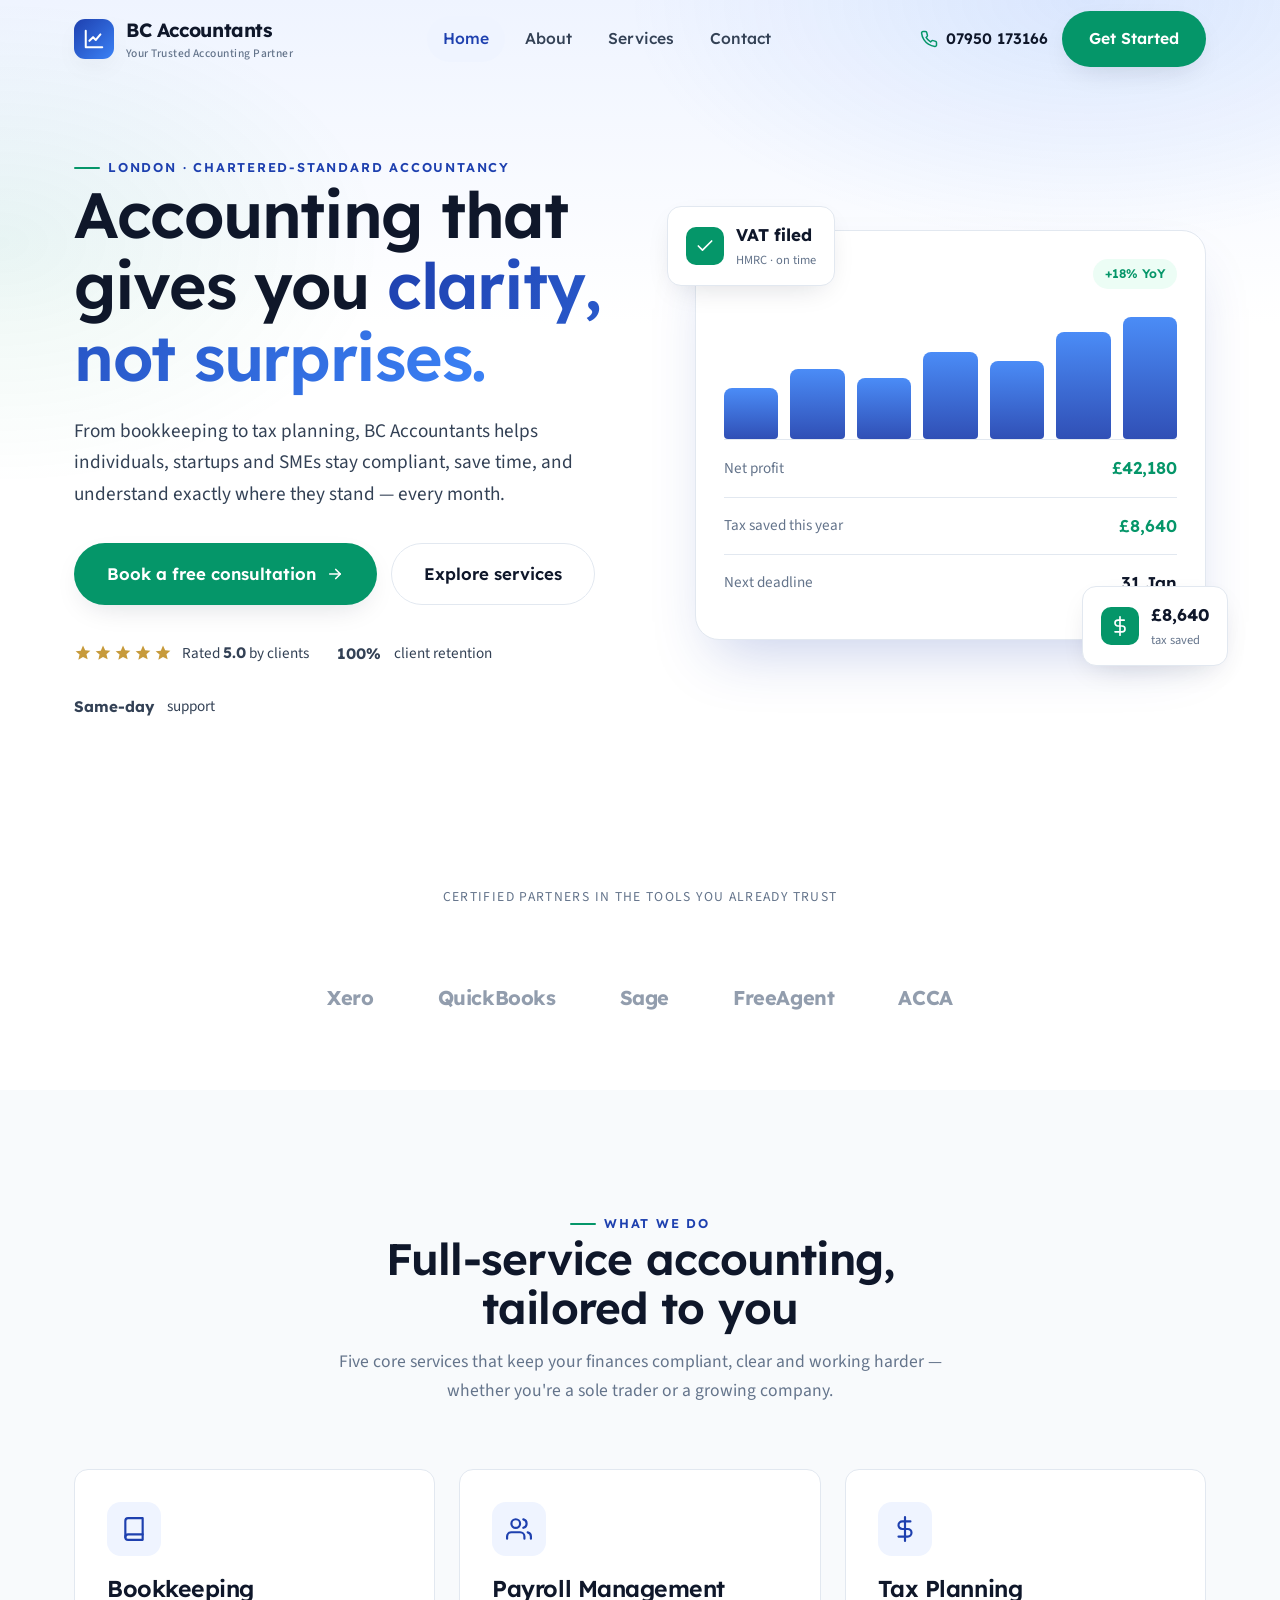
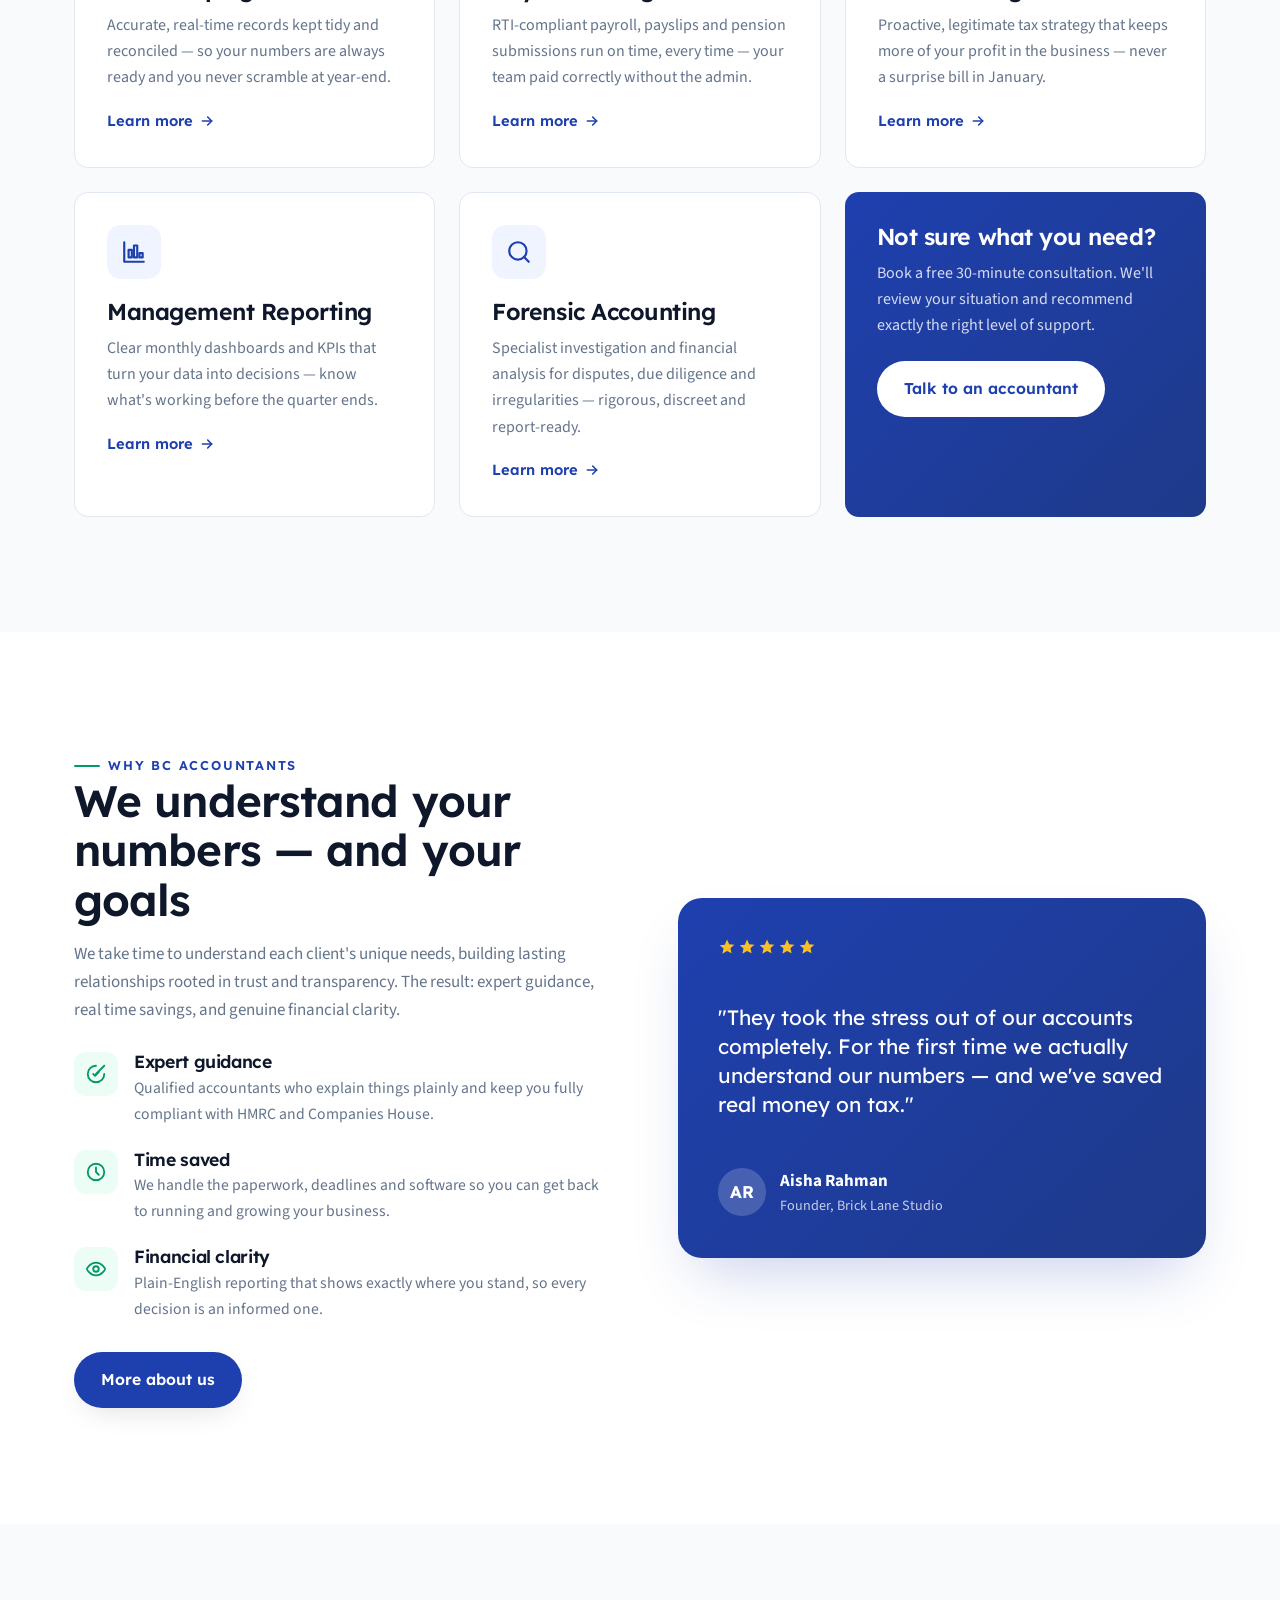
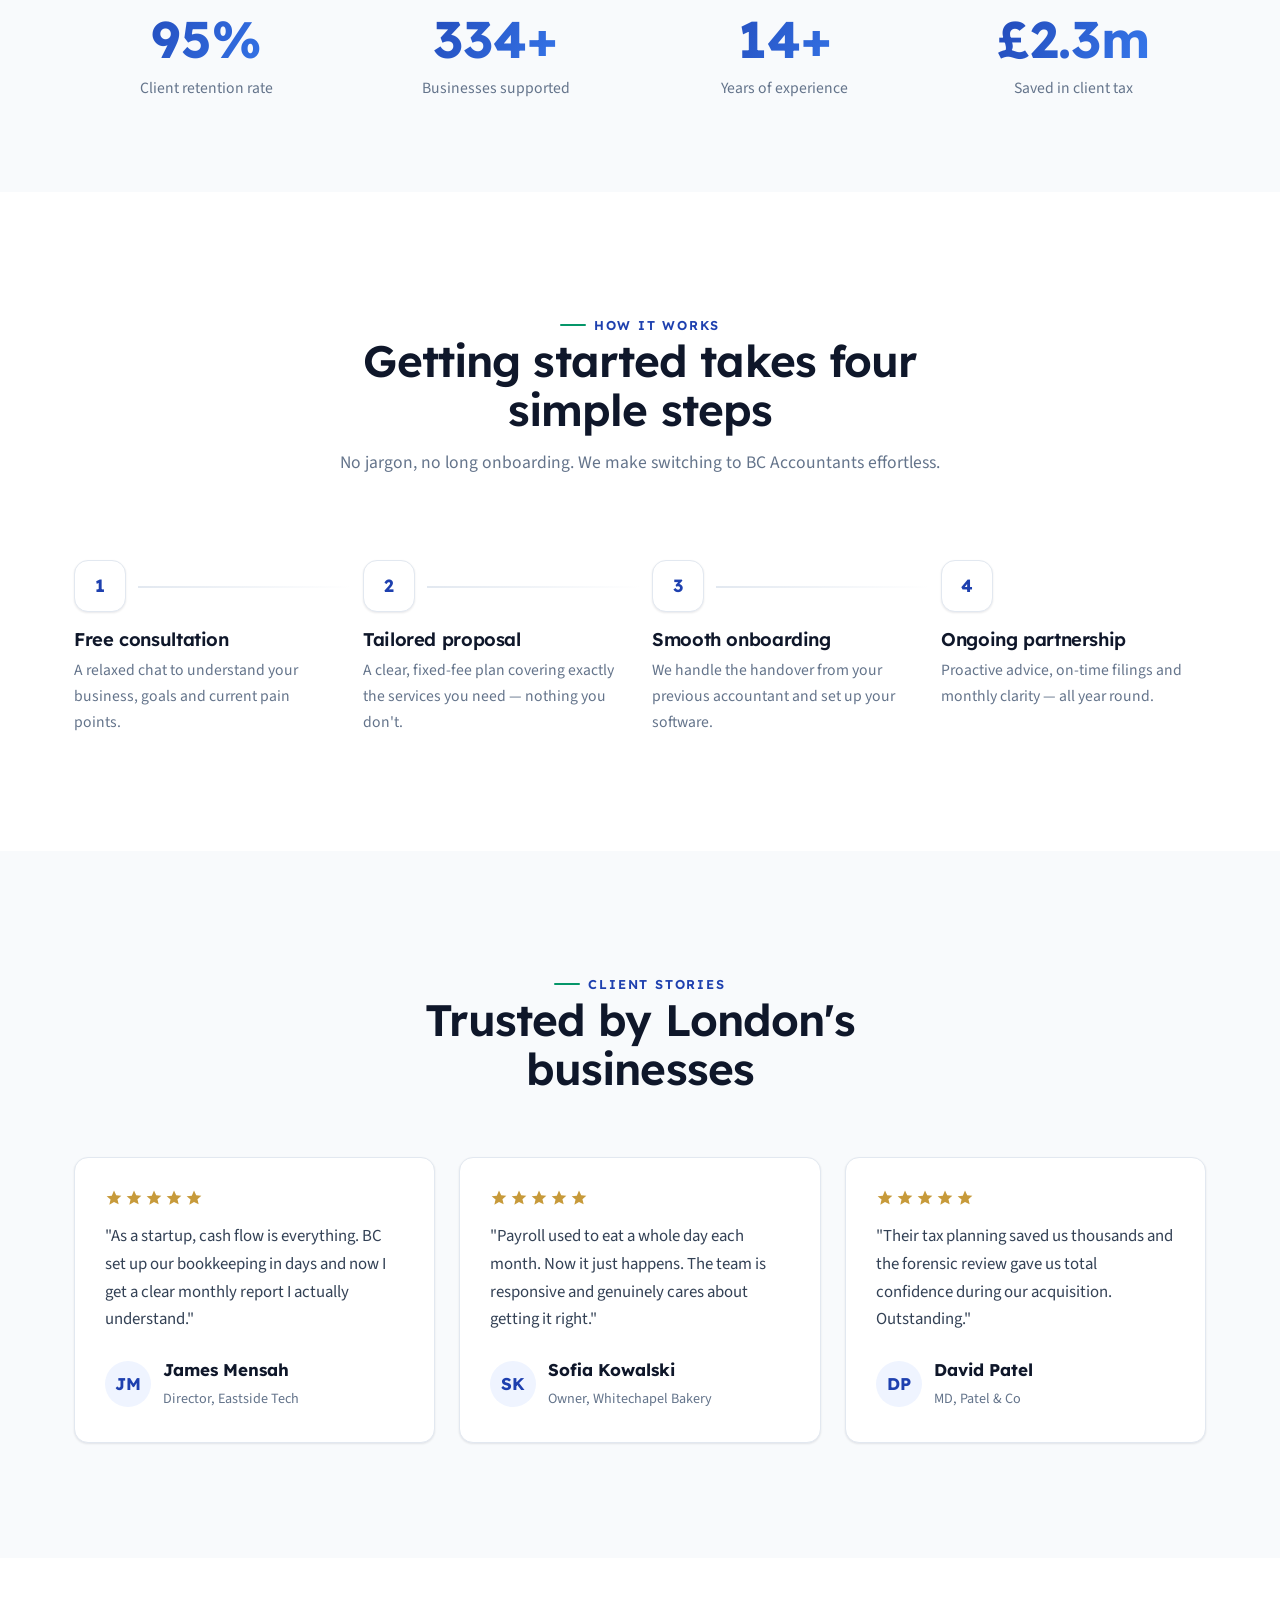
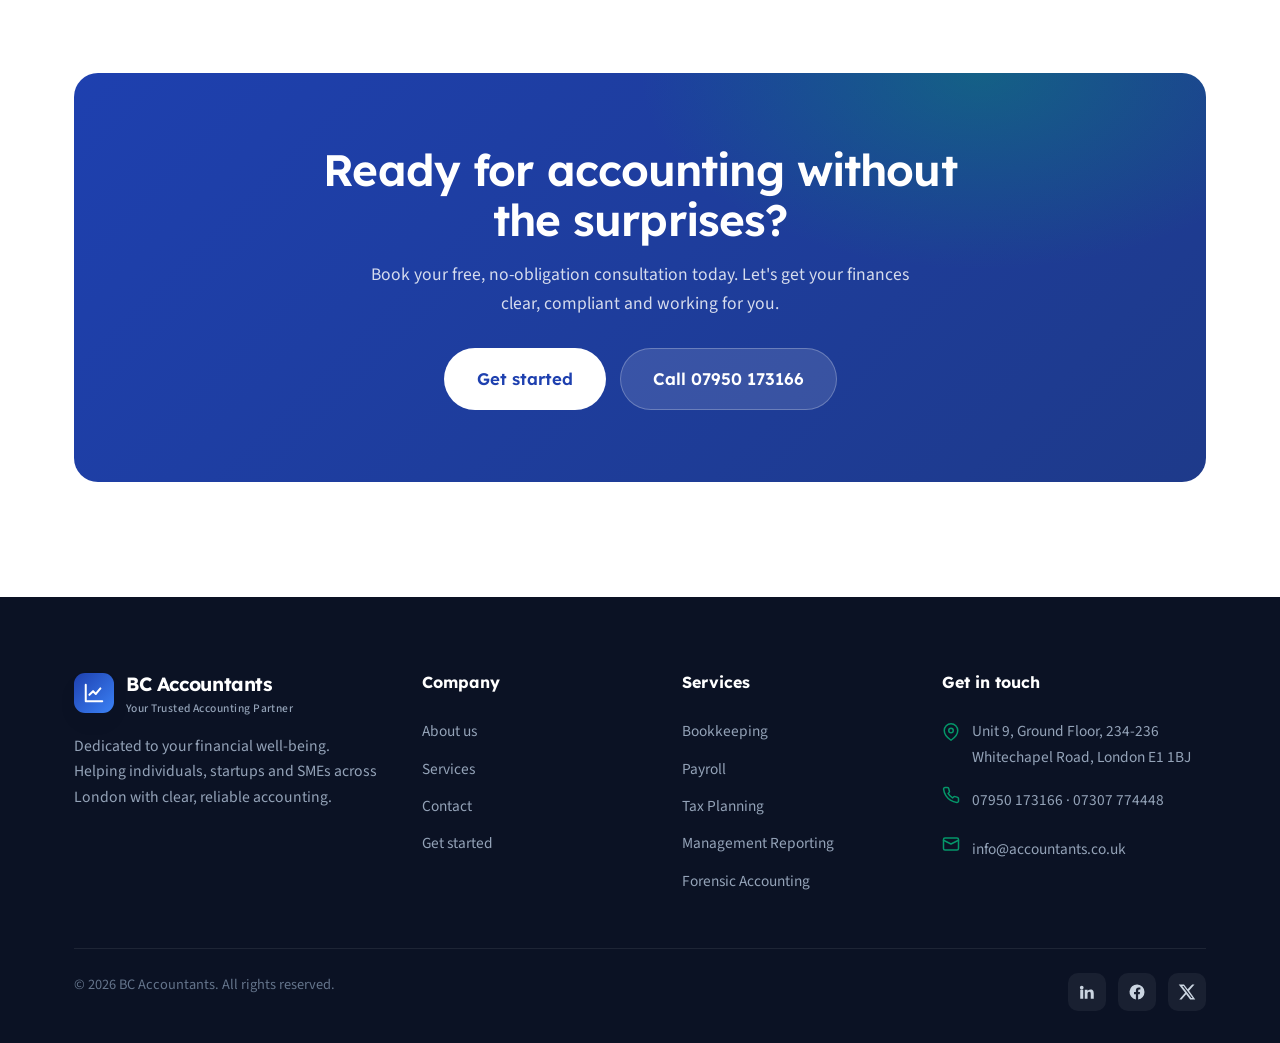
<file: index.html>
<!DOCTYPE html>
<html lang="en-GB">
<head>
  <meta charset="UTF-8" />
  <meta name="viewport" content="width=device-width, initial-scale=1.0" />
  <title>BC Accountants — Your Trusted Accounting Partner in London</title>
  <meta name="description" content="BC Accountants in Whitechapel, London. Bookkeeping, payroll, tax planning, management reporting and forensic accounting for individuals, startups and SMEs." />
  <meta name="theme-color" content="#1e40af" />
  <link rel="preconnect" href="https://fonts.googleapis.com" />
  <link rel="preconnect" href="https://fonts.gstatic.com" crossorigin />
  <link href="https://fonts.googleapis.com/css2?family=Lexend:wght@300;400;500;600;700&family=Source+Sans+3:wght@300;400;500;600;700&display=swap" rel="stylesheet" />
  <link rel="stylesheet" href="css/styles.css" />
</head>
<body>
  <!-- ============ HEADER ============ -->
  <header class="site-header">
    <div class="container nav">
      <a class="brand" href="index.html" aria-label="BC Accountants home">
        <span class="mark" aria-hidden="true">
          <svg viewBox="0 0 24 24" fill="none" stroke="currentColor" stroke-width="2.2" stroke-linecap="round" stroke-linejoin="round"><path d="M3 3v18h18"/><path d="M7 14l4-4 3 3 5-6"/></svg>
        </span>
        <span>BC Accountants<small>Your Trusted Accounting Partner</small></span>
      </a>
      <nav class="nav-links" aria-label="Primary">
        <a href="index.html" class="active">Home</a>
        <a href="about.html">About</a>
        <a href="services.html">Services</a>
        <a href="contact.html">Contact</a>
      </nav>
      <div class="nav-cta">
        <a class="nav-phone" href="tel:07950173166">
          <svg viewBox="0 0 24 24" fill="none" stroke="currentColor" stroke-width="2" stroke-linecap="round" stroke-linejoin="round"><path d="M22 16.92v3a2 2 0 0 1-2.18 2 19.79 19.79 0 0 1-8.63-3.07 19.5 19.5 0 0 1-6-6 19.79 19.79 0 0 1-3.07-8.67A2 2 0 0 1 4.11 2h3a2 2 0 0 1 2 1.72c.13.96.36 1.9.7 2.81a2 2 0 0 1-.45 2.11L8.09 9.91a16 16 0 0 0 6 6l1.27-1.27a2 2 0 0 1 2.11-.45c.91.34 1.85.57 2.81.7A2 2 0 0 1 22 16.92z"/></svg>
          07950 173166
        </a>
        <a class="btn btn--primary" href="contact.html">Get Started</a>
        <button class="nav-toggle" aria-label="Toggle menu" aria-expanded="false"><span></span><span></span><span></span></button>
      </div>
    </div>
  </header>

  <main>
    <!-- ============ HERO ============ -->
    <section class="hero">
      <div class="container hero-grid">
        <div class="hero-copy">
          <span class="eyebrow reveal">London · Chartered-Standard Accountancy</span>
          <h1 class="reveal" data-delay="1">Accounting that gives you <span class="grad">clarity, not surprises.</span></h1>
          <p class="hero-lede reveal" data-delay="2">From bookkeeping to tax planning, BC Accountants helps individuals, startups and SMEs stay compliant, save time, and understand exactly where they stand — every month.</p>
          <div class="hero-actions reveal" data-delay="3">
            <a class="btn btn--primary btn--lg" href="contact.html">Book a free consultation
              <svg viewBox="0 0 24 24" fill="none" stroke="currentColor" stroke-width="2.2" stroke-linecap="round" stroke-linejoin="round"><path d="M5 12h14"/><path d="M13 6l6 6-6 6"/></svg>
            </a>
            <a class="btn btn--ghost btn--lg" href="services.html">Explore services</a>
          </div>
          <div class="hero-trust reveal" data-delay="4">
            <div class="trust-item">
              <span class="stars" aria-hidden="true">
                <svg viewBox="0 0 24 24" fill="currentColor"><path d="M12 2l2.9 6.3 6.9.6-5.2 4.6 1.6 6.8L12 17.3 5.8 20.9l1.6-6.8L2.2 9.5l6.9-.6z"/></svg>
                <svg viewBox="0 0 24 24" fill="currentColor"><path d="M12 2l2.9 6.3 6.9.6-5.2 4.6 1.6 6.8L12 17.3 5.8 20.9l1.6-6.8L2.2 9.5l6.9-.6z"/></svg>
                <svg viewBox="0 0 24 24" fill="currentColor"><path d="M12 2l2.9 6.3 6.9.6-5.2 4.6 1.6 6.8L12 17.3 5.8 20.9l1.6-6.8L2.2 9.5l6.9-.6z"/></svg>
                <svg viewBox="0 0 24 24" fill="currentColor"><path d="M12 2l2.9 6.3 6.9.6-5.2 4.6 1.6 6.8L12 17.3 5.8 20.9l1.6-6.8L2.2 9.5l6.9-.6z"/></svg>
                <svg viewBox="0 0 24 24" fill="currentColor"><path d="M12 2l2.9 6.3 6.9.6-5.2 4.6 1.6 6.8L12 17.3 5.8 20.9l1.6-6.8L2.2 9.5l6.9-.6z"/></svg>
              </span>
              <span>Rated <strong>5.0</strong> by clients</span>
            </div>
            <div class="trust-item"><strong>100%</strong>&nbsp;client retention</div>
            <div class="trust-item"><strong>Same-day</strong>&nbsp;support</div>
          </div>
        </div>

        <div class="hero-visual reveal" data-delay="2">
          <div class="hero-float f1">
            <span class="ic" aria-hidden="true"><svg viewBox="0 0 24 24" fill="none" stroke="currentColor" stroke-width="2" stroke-linecap="round" stroke-linejoin="round"><path d="M20 6L9 17l-5-5"/></svg></span>
            <span><strong>VAT filed</strong><small>HMRC · on time</small></span>
          </div>
          <div class="hero-card">
            <div class="hc-top"><span>Cash flow</span><span class="hc-pill">+18% YoY</span></div>
            <div class="hc-bars" aria-hidden="true">
              <span class="bar" style="height:42%"></span>
              <span class="bar" style="height:58%"></span>
              <span class="bar" style="height:50%"></span>
              <span class="bar" style="height:72%"></span>
              <span class="bar" style="height:64%"></span>
              <span class="bar" style="height:88%"></span>
              <span class="bar" style="height:100%"></span>
            </div>
            <div class="hc-row"><span class="label">Net profit</span><span class="val up">£42,180</span></div>
            <div class="hc-row"><span class="label">Tax saved this year</span><span class="val up">£8,640</span></div>
            <div class="hc-row"><span class="label">Next deadline</span><span class="val">31 Jan</span></div>
          </div>
          <div class="hero-float f2">
            <span class="ic" aria-hidden="true"><svg viewBox="0 0 24 24" fill="none" stroke="currentColor" stroke-width="2" stroke-linecap="round" stroke-linejoin="round"><path d="M12 1v22"/><path d="M17 5H9.5a3.5 3.5 0 0 0 0 7h5a3.5 3.5 0 0 1 0 7H6"/></svg></span>
            <span><strong>£8,640</strong><small>tax saved</small></span>
          </div>
        </div>
      </div>
    </section>

    <!-- ============ LOGOS / SOFTWARE ============ -->
    <section class="section--tight">
      <div class="container logos reveal">
        <span class="lbl">Certified partners in the tools you already trust</span>
        <span class="logo">Xero</span>
        <span class="logo">QuickBooks</span>
        <span class="logo">Sage</span>
        <span class="logo">FreeAgent</span>
        <span class="logo">ACCA</span>
      </div>
    </section>

    <!-- ============ SERVICES ============ -->
    <section class="section section--surface" id="services">
      <div class="container">
        <div class="section-head center reveal">
          <span class="eyebrow">What we do</span>
          <h2>Full-service accounting, tailored to you</h2>
          <p>Five core services that keep your finances compliant, clear and working harder — whether you're a sole trader or a growing company.</p>
        </div>
        <div class="grid grid-3">
          <article class="card reveal" data-delay="1">
            <span class="icon" aria-hidden="true"><svg viewBox="0 0 24 24" fill="none" stroke="currentColor" stroke-width="2" stroke-linecap="round" stroke-linejoin="round"><path d="M4 19.5A2.5 2.5 0 0 1 6.5 17H20"/><path d="M6.5 2H20v20H6.5A2.5 2.5 0 0 1 4 19.5v-15A2.5 2.5 0 0 1 6.5 2z"/></svg></span>
            <h3>Bookkeeping</h3>
            <p>Accurate, real-time records kept tidy and reconciled — so your numbers are always ready and you never scramble at year-end.</p>
            <a class="more" href="services.html#bookkeeping">Learn more <svg viewBox="0 0 24 24" fill="none" stroke="currentColor" stroke-width="2.4" stroke-linecap="round" stroke-linejoin="round"><path d="M5 12h14"/><path d="M13 6l6 6-6 6"/></svg></a>
          </article>
          <article class="card reveal" data-delay="2">
            <span class="icon" aria-hidden="true"><svg viewBox="0 0 24 24" fill="none" stroke="currentColor" stroke-width="2" stroke-linecap="round" stroke-linejoin="round"><path d="M17 21v-2a4 4 0 0 0-4-4H5a4 4 0 0 0-4 4v2"/><circle cx="9" cy="7" r="4"/><path d="M23 21v-2a4 4 0 0 0-3-3.87"/><path d="M16 3.13a4 4 0 0 1 0 7.75"/></svg></span>
            <h3>Payroll Management</h3>
            <p>RTI-compliant payroll, payslips and pension submissions run on time, every time — your team paid correctly without the admin.</p>
            <a class="more" href="services.html#payroll">Learn more <svg viewBox="0 0 24 24" fill="none" stroke="currentColor" stroke-width="2.4" stroke-linecap="round" stroke-linejoin="round"><path d="M5 12h14"/><path d="M13 6l6 6-6 6"/></svg></a>
          </article>
          <article class="card reveal" data-delay="3">
            <span class="icon" aria-hidden="true"><svg viewBox="0 0 24 24" fill="none" stroke="currentColor" stroke-width="2" stroke-linecap="round" stroke-linejoin="round"><path d="M12 1v22"/><path d="M17 5H9.5a3.5 3.5 0 0 0 0 7h5a3.5 3.5 0 0 1 0 7H6"/></svg></span>
            <h3>Tax Planning</h3>
            <p>Proactive, legitimate tax strategy that keeps more of your profit in the business — never a surprise bill in January.</p>
            <a class="more" href="services.html#tax">Learn more <svg viewBox="0 0 24 24" fill="none" stroke="currentColor" stroke-width="2.4" stroke-linecap="round" stroke-linejoin="round"><path d="M5 12h14"/><path d="M13 6l6 6-6 6"/></svg></a>
          </article>
          <article class="card reveal" data-delay="1">
            <span class="icon" aria-hidden="true"><svg viewBox="0 0 24 24" fill="none" stroke="currentColor" stroke-width="2" stroke-linecap="round" stroke-linejoin="round"><path d="M3 3v18h18"/><rect x="7" y="10" width="3" height="7"/><rect x="12" y="6" width="3" height="11"/><rect x="17" y="13" width="3" height="4"/></svg></span>
            <h3>Management Reporting</h3>
            <p>Clear monthly dashboards and KPIs that turn your data into decisions — know what's working before the quarter ends.</p>
            <a class="more" href="services.html#reporting">Learn more <svg viewBox="0 0 24 24" fill="none" stroke="currentColor" stroke-width="2.4" stroke-linecap="round" stroke-linejoin="round"><path d="M5 12h14"/><path d="M13 6l6 6-6 6"/></svg></a>
          </article>
          <article class="card reveal" data-delay="2">
            <span class="icon" aria-hidden="true"><svg viewBox="0 0 24 24" fill="none" stroke="currentColor" stroke-width="2" stroke-linecap="round" stroke-linejoin="round"><circle cx="11" cy="11" r="8"/><path d="M21 21l-4.3-4.3"/></svg></span>
            <h3>Forensic Accounting</h3>
            <p>Specialist investigation and financial analysis for disputes, due diligence and irregularities — rigorous, discreet and report-ready.</p>
            <a class="more" href="services.html#forensic">Learn more <svg viewBox="0 0 24 24" fill="none" stroke="currentColor" stroke-width="2.4" stroke-linecap="round" stroke-linejoin="round"><path d="M5 12h14"/><path d="M13 6l6 6-6 6"/></svg></a>
          </article>
          <article class="card reveal" data-delay="3" style="background:linear-gradient(135deg,var(--primary),var(--primary-dark));border:none;color:#fff;">
            <h3 style="color:#fff;">Not sure what you need?</h3>
            <p style="color:rgba(255,255,255,0.82);">Book a free 30-minute consultation. We'll review your situation and recommend exactly the right level of support.</p>
            <a class="btn btn--light" href="contact.html" style="margin-top:22px;">Talk to an accountant</a>
          </article>
        </div>
      </div>
    </section>

    <!-- ============ WHY US ============ -->
    <section class="section">
      <div class="container split">
        <div class="reveal">
          <span class="eyebrow">Why BC Accountants</span>
          <h2>We understand your numbers — and your goals</h2>
          <p style="color:var(--muted);margin-top:16px;">We take time to understand each client's unique needs, building lasting relationships rooted in trust and transparency. The result: expert guidance, real time savings, and genuine financial clarity.</p>
          <div class="feature-list">
            <div class="feature">
              <span class="fic" aria-hidden="true"><svg viewBox="0 0 24 24" fill="none" stroke="currentColor" stroke-width="2" stroke-linecap="round" stroke-linejoin="round"><path d="M9 12l2 2 4-4"/><path d="M12 3a9 9 0 1 0 9 9"/><path d="M21 3l-9 9"/></svg></span>
              <div><h4>Expert guidance</h4><p>Qualified accountants who explain things plainly and keep you fully compliant with HMRC and Companies House.</p></div>
            </div>
            <div class="feature">
              <span class="fic" aria-hidden="true"><svg viewBox="0 0 24 24" fill="none" stroke="currentColor" stroke-width="2" stroke-linecap="round" stroke-linejoin="round"><circle cx="12" cy="12" r="9"/><path d="M12 7v5l3 3"/></svg></span>
              <div><h4>Time saved</h4><p>We handle the paperwork, deadlines and software so you can get back to running and growing your business.</p></div>
            </div>
            <div class="feature">
              <span class="fic" aria-hidden="true"><svg viewBox="0 0 24 24" fill="none" stroke="currentColor" stroke-width="2" stroke-linecap="round" stroke-linejoin="round"><path d="M2 12s3-7 10-7 10 7 10 7-3 7-10 7-10-7-10-7z"/><circle cx="12" cy="12" r="3"/></svg></span>
              <div><h4>Financial clarity</h4><p>Plain-English reporting that shows exactly where you stand, so every decision is an informed one.</p></div>
            </div>
          </div>
          <a class="btn btn--blue" href="about.html" style="margin-top:30px;">More about us</a>
        </div>
        <div class="media-stack reveal" data-delay="2">
          <div class="panel">
            <span class="stars" aria-hidden="true">
              <svg viewBox="0 0 24 24" fill="currentColor" style="color:#fbbf24"><path d="M12 2l2.9 6.3 6.9.6-5.2 4.6 1.6 6.8L12 17.3 5.8 20.9l1.6-6.8L2.2 9.5l6.9-.6z"/></svg>
              <svg viewBox="0 0 24 24" fill="currentColor" style="color:#fbbf24"><path d="M12 2l2.9 6.3 6.9.6-5.2 4.6 1.6 6.8L12 17.3 5.8 20.9l1.6-6.8L2.2 9.5l6.9-.6z"/></svg>
              <svg viewBox="0 0 24 24" fill="currentColor" style="color:#fbbf24"><path d="M12 2l2.9 6.3 6.9.6-5.2 4.6 1.6 6.8L12 17.3 5.8 20.9l1.6-6.8L2.2 9.5l6.9-.6z"/></svg>
              <svg viewBox="0 0 24 24" fill="currentColor" style="color:#fbbf24"><path d="M12 2l2.9 6.3 6.9.6-5.2 4.6 1.6 6.8L12 17.3 5.8 20.9l1.6-6.8L2.2 9.5l6.9-.6z"/></svg>
              <svg viewBox="0 0 24 24" fill="currentColor" style="color:#fbbf24"><path d="M12 2l2.9 6.3 6.9.6-5.2 4.6 1.6 6.8L12 17.3 5.8 20.9l1.6-6.8L2.2 9.5l6.9-.6z"/></svg>
            </span>
            <p class="quote">"They took the stress out of our accounts completely. For the first time we actually understand our numbers — and we've saved real money on tax."</p>
            <div class="who">
              <span class="av">AR</span>
              <div><strong>Aisha Rahman</strong><small>Founder, Brick Lane Studio</small></div>
            </div>
          </div>
        </div>
      </div>
    </section>

    <!-- ============ STATS ============ -->
    <section class="section--tight section--surface">
      <div class="container stats">
        <div class="stat reveal"><div class="num"><span data-count="100" data-suffix="%">0%</span></div><div class="lbl">Client retention rate</div></div>
        <div class="stat reveal" data-delay="1"><div class="num"><span data-count="350" data-suffix="+">0+</span></div><div class="lbl">Businesses supported</div></div>
        <div class="stat reveal" data-delay="2"><div class="num"><span data-count="15" data-suffix="+">0+</span></div><div class="lbl">Years of experience</div></div>
        <div class="stat reveal" data-delay="3"><div class="num">£<span data-count="2.4" data-decimals="1" data-suffix="m">0</span></div><div class="lbl">Saved in client tax</div></div>
      </div>
    </section>

    <!-- ============ PROCESS ============ -->
    <section class="section">
      <div class="container">
        <div class="section-head center reveal">
          <span class="eyebrow">How it works</span>
          <h2>Getting started takes four simple steps</h2>
          <p>No jargon, no long onboarding. We make switching to BC Accountants effortless.</p>
        </div>
        <div class="steps">
          <div class="step reveal"><div class="n">1</div><h4>Free consultation</h4><p>A relaxed chat to understand your business, goals and current pain points.</p></div>
          <div class="step reveal" data-delay="1"><div class="n">2</div><h4>Tailored proposal</h4><p>A clear, fixed-fee plan covering exactly the services you need — nothing you don't.</p></div>
          <div class="step reveal" data-delay="2"><div class="n">3</div><h4>Smooth onboarding</h4><p>We handle the handover from your previous accountant and set up your software.</p></div>
          <div class="step reveal" data-delay="3"><div class="n">4</div><h4>Ongoing partnership</h4><p>Proactive advice, on-time filings and monthly clarity — all year round.</p></div>
        </div>
      </div>
    </section>

    <!-- ============ TESTIMONIALS ============ -->
    <section class="section section--surface">
      <div class="container">
        <div class="section-head center reveal">
          <span class="eyebrow">Client stories</span>
          <h2>Trusted by London's businesses</h2>
        </div>
        <div class="tgrid">
          <article class="tcard reveal">
            <span class="stars" aria-hidden="true">
              <svg viewBox="0 0 24 24" fill="currentColor"><path d="M12 2l2.9 6.3 6.9.6-5.2 4.6 1.6 6.8L12 17.3 5.8 20.9l1.6-6.8L2.2 9.5l6.9-.6z"/></svg><svg viewBox="0 0 24 24" fill="currentColor"><path d="M12 2l2.9 6.3 6.9.6-5.2 4.6 1.6 6.8L12 17.3 5.8 20.9l1.6-6.8L2.2 9.5l6.9-.6z"/></svg><svg viewBox="0 0 24 24" fill="currentColor"><path d="M12 2l2.9 6.3 6.9.6-5.2 4.6 1.6 6.8L12 17.3 5.8 20.9l1.6-6.8L2.2 9.5l6.9-.6z"/></svg><svg viewBox="0 0 24 24" fill="currentColor"><path d="M12 2l2.9 6.3 6.9.6-5.2 4.6 1.6 6.8L12 17.3 5.8 20.9l1.6-6.8L2.2 9.5l6.9-.6z"/></svg><svg viewBox="0 0 24 24" fill="currentColor"><path d="M12 2l2.9 6.3 6.9.6-5.2 4.6 1.6 6.8L12 17.3 5.8 20.9l1.6-6.8L2.2 9.5l6.9-.6z"/></svg>
            </span>
            <blockquote>"As a startup, cash flow is everything. BC set up our bookkeeping in days and now I get a clear monthly report I actually understand."</blockquote>
            <div class="who"><span class="av">JM</span><div><strong>James Mensah</strong><small>Director, Eastside Tech</small></div></div>
          </article>
          <article class="tcard reveal" data-delay="1">
            <span class="stars" aria-hidden="true">
              <svg viewBox="0 0 24 24" fill="currentColor"><path d="M12 2l2.9 6.3 6.9.6-5.2 4.6 1.6 6.8L12 17.3 5.8 20.9l1.6-6.8L2.2 9.5l6.9-.6z"/></svg><svg viewBox="0 0 24 24" fill="currentColor"><path d="M12 2l2.9 6.3 6.9.6-5.2 4.6 1.6 6.8L12 17.3 5.8 20.9l1.6-6.8L2.2 9.5l6.9-.6z"/></svg><svg viewBox="0 0 24 24" fill="currentColor"><path d="M12 2l2.9 6.3 6.9.6-5.2 4.6 1.6 6.8L12 17.3 5.8 20.9l1.6-6.8L2.2 9.5l6.9-.6z"/></svg><svg viewBox="0 0 24 24" fill="currentColor"><path d="M12 2l2.9 6.3 6.9.6-5.2 4.6 1.6 6.8L12 17.3 5.8 20.9l1.6-6.8L2.2 9.5l6.9-.6z"/></svg><svg viewBox="0 0 24 24" fill="currentColor"><path d="M12 2l2.9 6.3 6.9.6-5.2 4.6 1.6 6.8L12 17.3 5.8 20.9l1.6-6.8L2.2 9.5l6.9-.6z"/></svg>
            </span>
            <blockquote>"Payroll used to eat a whole day each month. Now it just happens. The team is responsive and genuinely cares about getting it right."</blockquote>
            <div class="who"><span class="av">SK</span><div><strong>Sofia Kowalski</strong><small>Owner, Whitechapel Bakery</small></div></div>
          </article>
          <article class="tcard reveal" data-delay="2">
            <span class="stars" aria-hidden="true">
              <svg viewBox="0 0 24 24" fill="currentColor"><path d="M12 2l2.9 6.3 6.9.6-5.2 4.6 1.6 6.8L12 17.3 5.8 20.9l1.6-6.8L2.2 9.5l6.9-.6z"/></svg><svg viewBox="0 0 24 24" fill="currentColor"><path d="M12 2l2.9 6.3 6.9.6-5.2 4.6 1.6 6.8L12 17.3 5.8 20.9l1.6-6.8L2.2 9.5l6.9-.6z"/></svg><svg viewBox="0 0 24 24" fill="currentColor"><path d="M12 2l2.9 6.3 6.9.6-5.2 4.6 1.6 6.8L12 17.3 5.8 20.9l1.6-6.8L2.2 9.5l6.9-.6z"/></svg><svg viewBox="0 0 24 24" fill="currentColor"><path d="M12 2l2.9 6.3 6.9.6-5.2 4.6 1.6 6.8L12 17.3 5.8 20.9l1.6-6.8L2.2 9.5l6.9-.6z"/></svg><svg viewBox="0 0 24 24" fill="currentColor"><path d="M12 2l2.9 6.3 6.9.6-5.2 4.6 1.6 6.8L12 17.3 5.8 20.9l1.6-6.8L2.2 9.5l6.9-.6z"/></svg>
            </span>
            <blockquote>"Their tax planning saved us thousands and the forensic review gave us total confidence during our acquisition. Outstanding."</blockquote>
            <div class="who"><span class="av">DP</span><div><strong>David Patel</strong><small>MD, Patel & Co</small></div></div>
          </article>
        </div>
      </div>
    </section>

    <!-- ============ CTA ============ -->
    <section class="section">
      <div class="container">
        <div class="cta-band reveal">
          <h2>Ready for accounting without the surprises?</h2>
          <p>Book your free, no-obligation consultation today. Let's get your finances clear, compliant and working for you.</p>
          <div class="cta-actions">
            <a class="btn btn--light btn--lg" href="contact.html">Get started</a>
            <a class="btn btn--lg" href="tel:07950173166" style="background:rgba(255,255,255,0.12);color:#fff;border-color:rgba(255,255,255,0.25);">Call 07950 173166</a>
          </div>
        </div>
      </div>
    </section>
  </main>

  <!-- ============ FOOTER ============ -->
  <footer class="site-footer">
    <div class="container">
      <div class="foot-grid">
        <div>
          <div class="brand">
            <span class="mark" aria-hidden="true"><svg viewBox="0 0 24 24" fill="none" stroke="currentColor" stroke-width="2.2" stroke-linecap="round" stroke-linejoin="round"><path d="M3 3v18h18"/><path d="M7 14l4-4 3 3 5-6"/></svg></span>
            <span>BC Accountants<small>Your Trusted Accounting Partner</small></span>
          </div>
          <p class="foot-about">Dedicated to your financial well-being. Helping individuals, startups and SMEs across London with clear, reliable accounting.</p>
        </div>
        <div class="foot-col">
          <h5>Company</h5>
          <a href="about.html">About us</a>
          <a href="services.html">Services</a>
          <a href="contact.html">Contact</a>
          <a href="contact.html">Get started</a>
        </div>
        <div class="foot-col">
          <h5>Services</h5>
          <a href="services.html#bookkeeping">Bookkeeping</a>
          <a href="services.html#payroll">Payroll</a>
          <a href="services.html#tax">Tax Planning</a>
          <a href="services.html#reporting">Management Reporting</a>
          <a href="services.html#forensic">Forensic Accounting</a>
        </div>
        <div class="foot-col">
          <h5>Get in touch</h5>
          <ul class="foot-contact">
            <li><svg viewBox="0 0 24 24" fill="none" stroke="currentColor" stroke-width="2" stroke-linecap="round" stroke-linejoin="round"><path d="M21 10c0 7-9 13-9 13s-9-6-9-13a9 9 0 0 1 18 0z"/><circle cx="12" cy="10" r="3"/></svg><span>Unit 9, Ground Floor, 234-236 Whitechapel Road, London E1 1BJ</span></li>
            <li><svg viewBox="0 0 24 24" fill="none" stroke="currentColor" stroke-width="2" stroke-linecap="round" stroke-linejoin="round"><path d="M22 16.92v3a2 2 0 0 1-2.18 2 19.79 19.79 0 0 1-8.63-3.07 19.5 19.5 0 0 1-6-6 19.79 19.79 0 0 1-3.07-8.67A2 2 0 0 1 4.11 2h3a2 2 0 0 1 2 1.72c.13.96.36 1.9.7 2.81a2 2 0 0 1-.45 2.11L8.09 9.91a16 16 0 0 0 6 6l1.27-1.27a2 2 0 0 1 2.11-.45c.91.34 1.85.57 2.81.7A2 2 0 0 1 22 16.92z"/></svg><a href="tel:07950173166">07950 173166 · 07307 774448</a></li>
            <li><svg viewBox="0 0 24 24" fill="none" stroke="currentColor" stroke-width="2" stroke-linecap="round" stroke-linejoin="round"><rect x="2" y="4" width="20" height="16" rx="2"/><path d="m22 7-10 5L2 7"/></svg><a href="mailto:info@accountants.co.uk">info@accountants.co.uk</a></li>
          </ul>
        </div>
      </div>
      <div class="foot-bottom">
        <span>© <span id="year">2026</span> BC Accountants. All rights reserved.</span>
        <div class="socials">
          <a href="#" aria-label="LinkedIn"><svg viewBox="0 0 24 24" fill="currentColor"><path d="M4.98 3.5a2.5 2.5 0 1 1 0 5 2.5 2.5 0 0 1 0-5zM3 9h4v12H3zM9 9h3.8v1.7h.05c.53-1 1.83-2.05 3.77-2.05C20.4 8.65 21 11 21 14.1V21h-4v-6.1c0-1.45-.03-3.3-2-3.3-2 0-2.3 1.57-2.3 3.2V21H9z"/></svg></a>
          <a href="#" aria-label="Facebook"><svg viewBox="0 0 24 24" fill="currentColor"><path d="M22 12a10 10 0 1 0-11.5 9.9v-7H8v-2.9h2.5V9.8c0-2.5 1.5-3.9 3.8-3.9 1.1 0 2.2.2 2.2.2v2.5h-1.3c-1.2 0-1.6.8-1.6 1.6v1.8H16l-.4 2.9h-2.1v7A10 10 0 0 0 22 12z"/></svg></a>
          <a href="#" aria-label="X"><svg viewBox="0 0 24 24" fill="currentColor"><path d="M18.9 2H22l-7.3 8.3L23 22h-6.8l-5.3-6.9L4.8 22H1.7l7.8-8.9L1 2h7l4.8 6.3zM17.7 20h1.7L7.4 3.9H5.6z"/></svg></a>
        </div>
      </div>
    </div>
  </footer>

  <script src="js/main.js" defer></script>
</body>
</html>
</file>
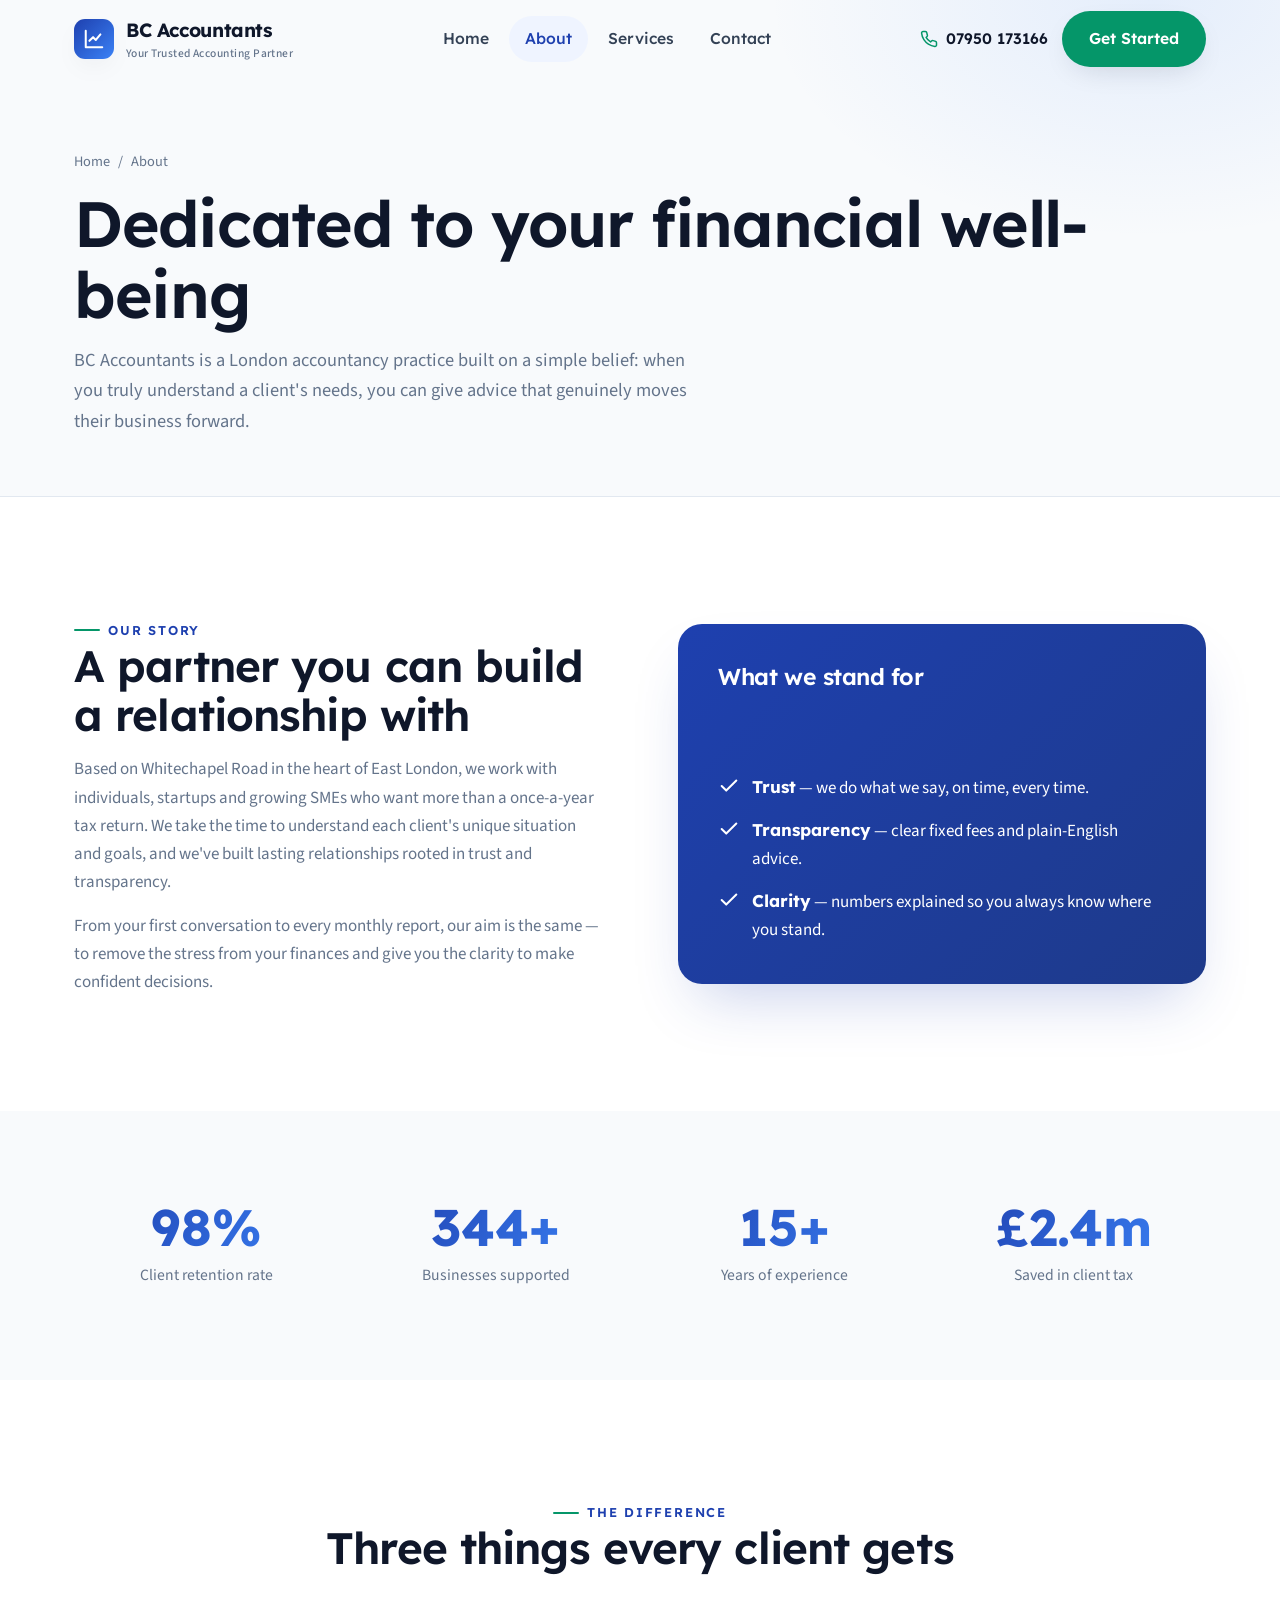
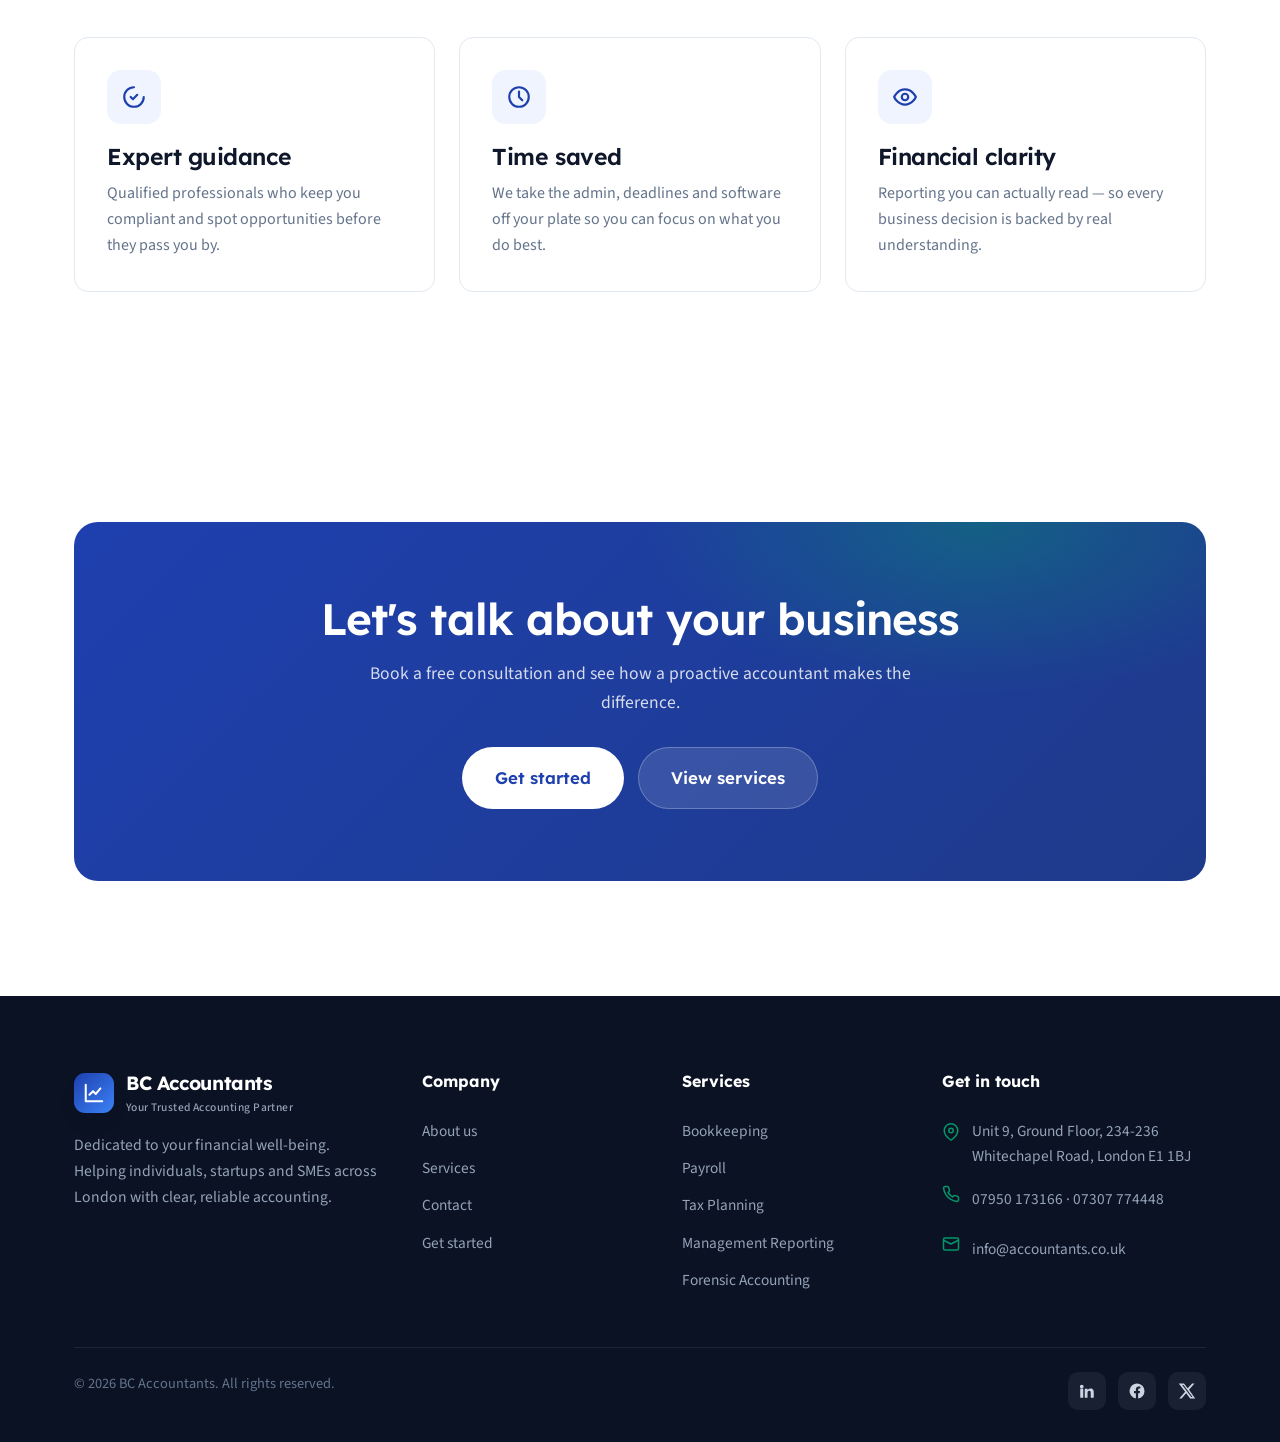
<file: about.html>
<!DOCTYPE html>
<html lang="en-GB">
<head>
  <meta charset="UTF-8" />
  <meta name="viewport" content="width=device-width, initial-scale=1.0" />
  <title>About BC Accountants — Trusted London Accountancy</title>
  <meta name="description" content="Meet BC Accountants — a Whitechapel-based firm dedicated to your financial well-being. Trust, transparency and clarity for individuals, startups and SMEs." />
  <meta name="theme-color" content="#1e40af" />
  <link rel="preconnect" href="https://fonts.googleapis.com" />
  <link rel="preconnect" href="https://fonts.gstatic.com" crossorigin />
  <link href="https://fonts.googleapis.com/css2?family=Lexend:wght@300;400;500;600;700&family=Source+Sans+3:wght@300;400;500;600;700&display=swap" rel="stylesheet" />
  <link rel="stylesheet" href="css/styles.css" />
</head>
<body>
  <header class="site-header">
    <div class="container nav">
      <a class="brand" href="index.html" aria-label="BC Accountants home">
        <span class="mark" aria-hidden="true"><svg viewBox="0 0 24 24" fill="none" stroke="currentColor" stroke-width="2.2" stroke-linecap="round" stroke-linejoin="round"><path d="M3 3v18h18"/><path d="M7 14l4-4 3 3 5-6"/></svg></span>
        <span>BC Accountants<small>Your Trusted Accounting Partner</small></span>
      </a>
      <nav class="nav-links" aria-label="Primary">
        <a href="index.html">Home</a>
        <a href="about.html" class="active">About</a>
        <a href="services.html">Services</a>
        <a href="contact.html">Contact</a>
      </nav>
      <div class="nav-cta">
        <a class="nav-phone" href="tel:07950173166"><svg viewBox="0 0 24 24" fill="none" stroke="currentColor" stroke-width="2" stroke-linecap="round" stroke-linejoin="round"><path d="M22 16.92v3a2 2 0 0 1-2.18 2 19.79 19.79 0 0 1-8.63-3.07 19.5 19.5 0 0 1-6-6 19.79 19.79 0 0 1-3.07-8.67A2 2 0 0 1 4.11 2h3a2 2 0 0 1 2 1.72c.13.96.36 1.9.7 2.81a2 2 0 0 1-.45 2.11L8.09 9.91a16 16 0 0 0 6 6l1.27-1.27a2 2 0 0 1 2.11-.45c.91.34 1.85.57 2.81.7A2 2 0 0 1 22 16.92z"/></svg>07950 173166</a>
        <a class="btn btn--primary" href="contact.html">Get Started</a>
        <button class="nav-toggle" aria-label="Toggle menu" aria-expanded="false"><span></span><span></span><span></span></button>
      </div>
    </div>
  </header>

  <main>
    <section class="page-hero">
      <div class="container">
        <div class="crumbs reveal"><a href="index.html">Home</a> <span>/</span> <span>About</span></div>
        <h1 class="reveal" data-delay="1">Dedicated to your financial well-being</h1>
        <p class="reveal" data-delay="2">BC Accountants is a London accountancy practice built on a simple belief: when you truly understand a client's needs, you can give advice that genuinely moves their business forward.</p>
      </div>
    </section>

    <section class="section">
      <div class="container split">
        <div class="reveal">
          <span class="eyebrow">Our story</span>
          <h2>A partner you can build a relationship with</h2>
          <p style="color:var(--muted);margin-top:16px;">Based on Whitechapel Road in the heart of East London, we work with individuals, startups and growing SMEs who want more than a once-a-year tax return. We take the time to understand each client's unique situation and goals, and we've built lasting relationships rooted in trust and transparency.</p>
          <p style="color:var(--muted);margin-top:16px;">From your first conversation to every monthly report, our aim is the same — to remove the stress from your finances and give you the clarity to make confident decisions.</p>
        </div>
        <div class="media-stack reveal" data-delay="2">
          <div class="panel">
            <h3 style="margin-bottom:18px;">What we stand for</h3>
            <ul style="display:grid;gap:14px;">
              <li style="display:flex;gap:12px;align-items:flex-start;"><svg viewBox="0 0 24 24" width="22" height="22" fill="none" stroke="#fff" stroke-width="2.2" stroke-linecap="round" stroke-linejoin="round" style="flex:0 0 auto;margin-top:2px;"><path d="M20 6L9 17l-5-5"/></svg><span><strong style="font-family:var(--font-display);">Trust</strong> — we do what we say, on time, every time.</span></li>
              <li style="display:flex;gap:12px;align-items:flex-start;"><svg viewBox="0 0 24 24" width="22" height="22" fill="none" stroke="#fff" stroke-width="2.2" stroke-linecap="round" stroke-linejoin="round" style="flex:0 0 auto;margin-top:2px;"><path d="M20 6L9 17l-5-5"/></svg><span><strong style="font-family:var(--font-display);">Transparency</strong> — clear fixed fees and plain-English advice.</span></li>
              <li style="display:flex;gap:12px;align-items:flex-start;"><svg viewBox="0 0 24 24" width="22" height="22" fill="none" stroke="#fff" stroke-width="2.2" stroke-linecap="round" stroke-linejoin="round" style="flex:0 0 auto;margin-top:2px;"><path d="M20 6L9 17l-5-5"/></svg><span><strong style="font-family:var(--font-display);">Clarity</strong> — numbers explained so you always know where you stand.</span></li>
            </ul>
          </div>
        </div>
      </div>
    </section>

    <section class="section--tight section--surface">
      <div class="container stats">
        <div class="stat reveal"><div class="num"><span data-count="100" data-suffix="%">0%</span></div><div class="lbl">Client retention rate</div></div>
        <div class="stat reveal" data-delay="1"><div class="num"><span data-count="350" data-suffix="+">0+</span></div><div class="lbl">Businesses supported</div></div>
        <div class="stat reveal" data-delay="2"><div class="num"><span data-count="15" data-suffix="+">0+</span></div><div class="lbl">Years of experience</div></div>
        <div class="stat reveal" data-delay="3"><div class="num">£<span data-count="2.4" data-decimals="1" data-suffix="m">0</span></div><div class="lbl">Saved in client tax</div></div>
      </div>
    </section>

    <section class="section">
      <div class="container">
        <div class="section-head center reveal">
          <span class="eyebrow">The difference</span>
          <h2>Three things every client gets</h2>
        </div>
        <div class="grid grid-3">
          <article class="card reveal">
            <span class="icon" aria-hidden="true"><svg viewBox="0 0 24 24" fill="none" stroke="currentColor" stroke-width="2" stroke-linecap="round" stroke-linejoin="round"><path d="M9 12l2 2 4-4"/><path d="M12 3a9 9 0 1 0 9 9"/></svg></span>
            <h3>Expert guidance</h3>
            <p>Qualified professionals who keep you compliant and spot opportunities before they pass you by.</p>
          </article>
          <article class="card reveal" data-delay="1">
            <span class="icon" aria-hidden="true"><svg viewBox="0 0 24 24" fill="none" stroke="currentColor" stroke-width="2" stroke-linecap="round" stroke-linejoin="round"><circle cx="12" cy="12" r="9"/><path d="M12 7v5l3 3"/></svg></span>
            <h3>Time saved</h3>
            <p>We take the admin, deadlines and software off your plate so you can focus on what you do best.</p>
          </article>
          <article class="card reveal" data-delay="2">
            <span class="icon" aria-hidden="true"><svg viewBox="0 0 24 24" fill="none" stroke="currentColor" stroke-width="2" stroke-linecap="round" stroke-linejoin="round"><path d="M2 12s3-7 10-7 10 7 10 7-3 7-10 7-10-7-10-7z"/><circle cx="12" cy="12" r="3"/></svg></span>
            <h3>Financial clarity</h3>
            <p>Reporting you can actually read — so every business decision is backed by real understanding.</p>
          </article>
        </div>
      </div>
    </section>

    <section class="section">
      <div class="container">
        <div class="cta-band reveal">
          <h2>Let's talk about your business</h2>
          <p>Book a free consultation and see how a proactive accountant makes the difference.</p>
          <div class="cta-actions">
            <a class="btn btn--light btn--lg" href="contact.html">Get started</a>
            <a class="btn btn--lg" href="services.html" style="background:rgba(255,255,255,0.12);color:#fff;border-color:rgba(255,255,255,0.25);">View services</a>
          </div>
        </div>
      </div>
    </section>
  </main>

  <footer class="site-footer">
    <div class="container">
      <div class="foot-grid">
        <div>
          <div class="brand"><span class="mark" aria-hidden="true"><svg viewBox="0 0 24 24" fill="none" stroke="currentColor" stroke-width="2.2" stroke-linecap="round" stroke-linejoin="round"><path d="M3 3v18h18"/><path d="M7 14l4-4 3 3 5-6"/></svg></span><span>BC Accountants<small>Your Trusted Accounting Partner</small></span></div>
          <p class="foot-about">Dedicated to your financial well-being. Helping individuals, startups and SMEs across London with clear, reliable accounting.</p>
        </div>
        <div class="foot-col"><h5>Company</h5><a href="about.html">About us</a><a href="services.html">Services</a><a href="contact.html">Contact</a><a href="contact.html">Get started</a></div>
        <div class="foot-col"><h5>Services</h5><a href="services.html#bookkeeping">Bookkeeping</a><a href="services.html#payroll">Payroll</a><a href="services.html#tax">Tax Planning</a><a href="services.html#reporting">Management Reporting</a><a href="services.html#forensic">Forensic Accounting</a></div>
        <div class="foot-col"><h5>Get in touch</h5>
          <ul class="foot-contact">
            <li><svg viewBox="0 0 24 24" fill="none" stroke="currentColor" stroke-width="2" stroke-linecap="round" stroke-linejoin="round"><path d="M21 10c0 7-9 13-9 13s-9-6-9-13a9 9 0 0 1 18 0z"/><circle cx="12" cy="10" r="3"/></svg><span>Unit 9, Ground Floor, 234-236 Whitechapel Road, London E1 1BJ</span></li>
            <li><svg viewBox="0 0 24 24" fill="none" stroke="currentColor" stroke-width="2" stroke-linecap="round" stroke-linejoin="round"><path d="M22 16.92v3a2 2 0 0 1-2.18 2 19.79 19.79 0 0 1-8.63-3.07 19.5 19.5 0 0 1-6-6 19.79 19.79 0 0 1-3.07-8.67A2 2 0 0 1 4.11 2h3a2 2 0 0 1 2 1.72c.13.96.36 1.9.7 2.81a2 2 0 0 1-.45 2.11L8.09 9.91a16 16 0 0 0 6 6l1.27-1.27a2 2 0 0 1 2.11-.45c.91.34 1.85.57 2.81.7A2 2 0 0 1 22 16.92z"/></svg><a href="tel:07950173166">07950 173166 · 07307 774448</a></li>
            <li><svg viewBox="0 0 24 24" fill="none" stroke="currentColor" stroke-width="2" stroke-linecap="round" stroke-linejoin="round"><rect x="2" y="4" width="20" height="16" rx="2"/><path d="m22 7-10 5L2 7"/></svg><a href="mailto:info@accountants.co.uk">info@accountants.co.uk</a></li>
          </ul>
        </div>
      </div>
      <div class="foot-bottom">
        <span>© <span id="year">2026</span> BC Accountants. All rights reserved.</span>
        <div class="socials">
          <a href="#" aria-label="LinkedIn"><svg viewBox="0 0 24 24" fill="currentColor"><path d="M4.98 3.5a2.5 2.5 0 1 1 0 5 2.5 2.5 0 0 1 0-5zM3 9h4v12H3zM9 9h3.8v1.7h.05c.53-1 1.83-2.05 3.77-2.05C20.4 8.65 21 11 21 14.1V21h-4v-6.1c0-1.45-.03-3.3-2-3.3-2 0-2.3 1.57-2.3 3.2V21H9z"/></svg></a>
          <a href="#" aria-label="Facebook"><svg viewBox="0 0 24 24" fill="currentColor"><path d="M22 12a10 10 0 1 0-11.5 9.9v-7H8v-2.9h2.5V9.8c0-2.5 1.5-3.9 3.8-3.9 1.1 0 2.2.2 2.2.2v2.5h-1.3c-1.2 0-1.6.8-1.6 1.6v1.8H16l-.4 2.9h-2.1v7A10 10 0 0 0 22 12z"/></svg></a>
          <a href="#" aria-label="X"><svg viewBox="0 0 24 24" fill="currentColor"><path d="M18.9 2H22l-7.3 8.3L23 22h-6.8l-5.3-6.9L4.8 22H1.7l7.8-8.9L1 2h7l4.8 6.3zM17.7 20h1.7L7.4 3.9H5.6z"/></svg></a>
        </div>
      </div>
    </div>
  </footer>
  <script src="js/main.js" defer></script>
</body>
</html>
</file>
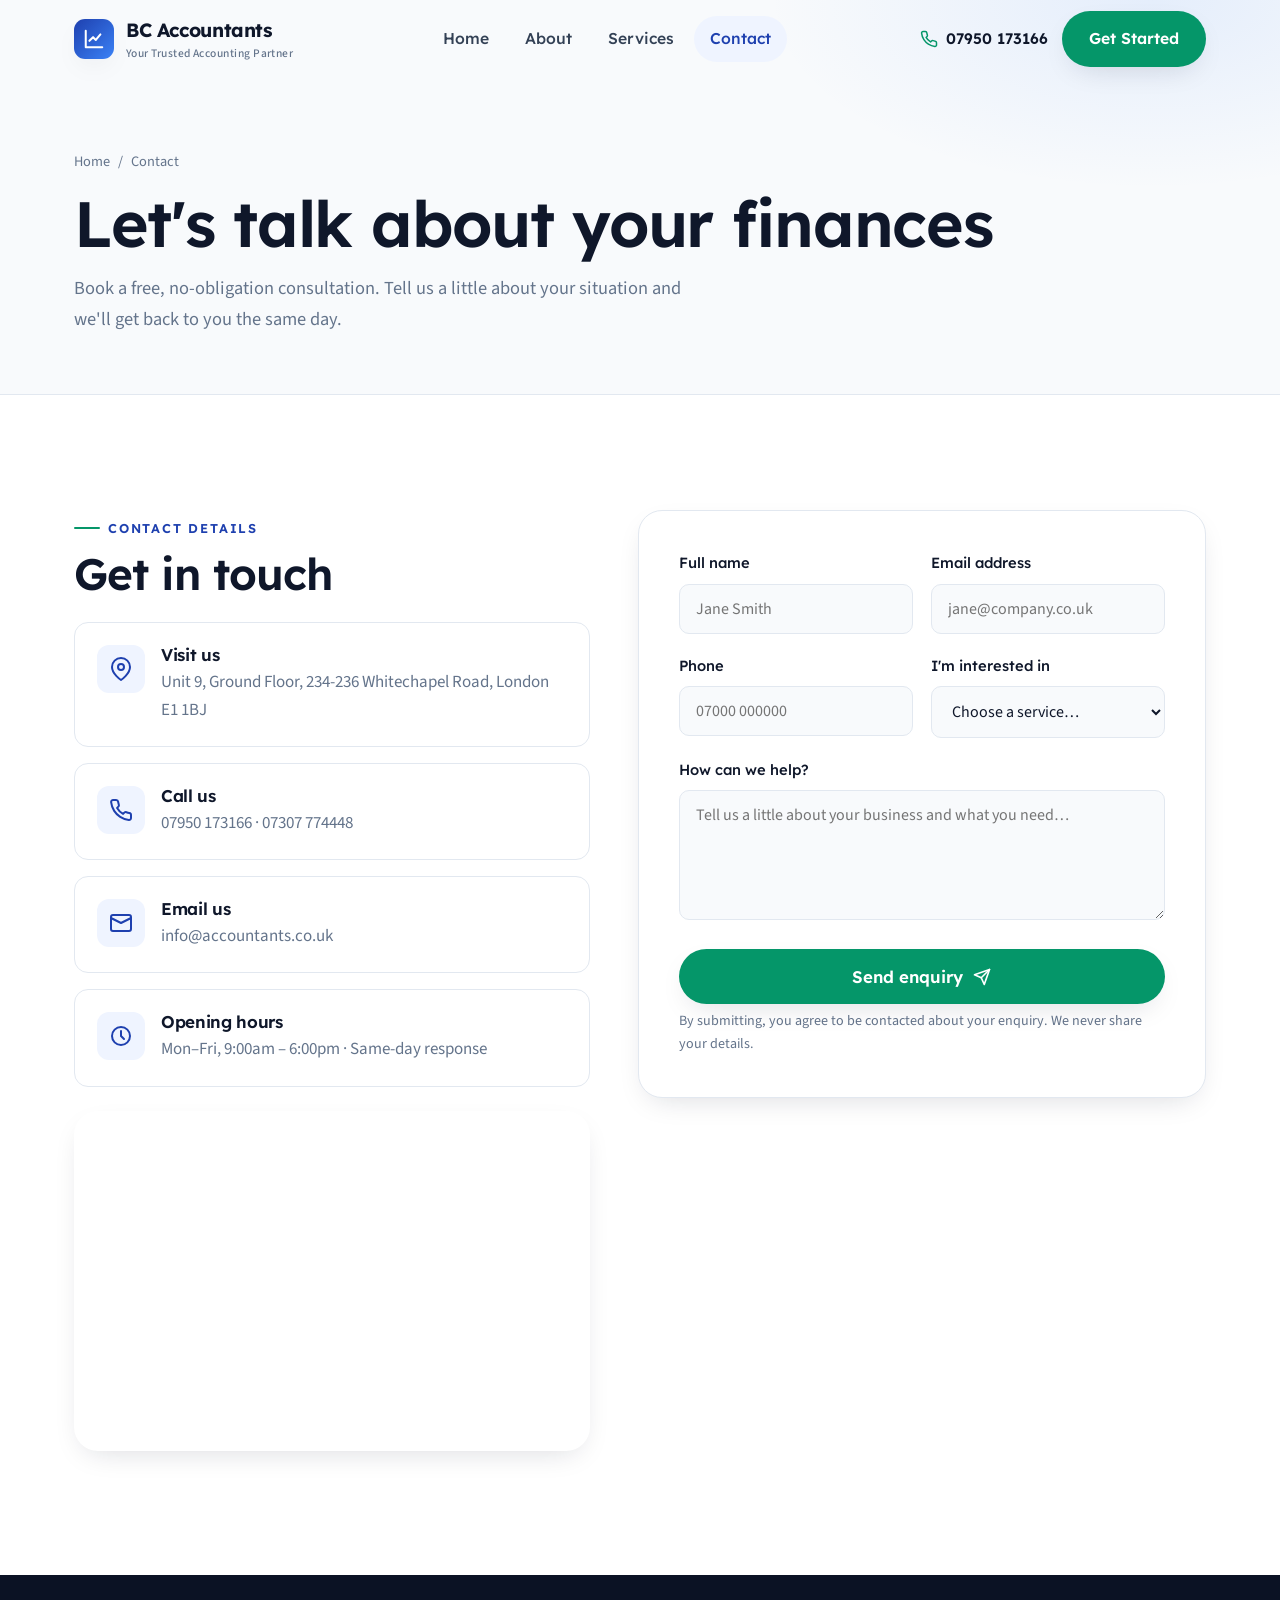
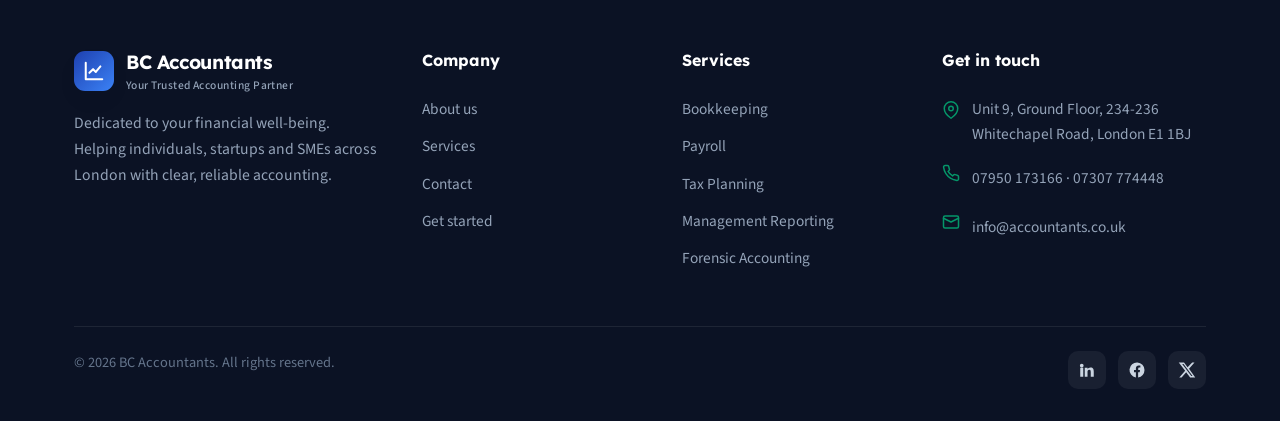
<file: contact.html>
<!DOCTYPE html>
<html lang="en-GB">
<head>
  <meta charset="UTF-8" />
  <meta name="viewport" content="width=device-width, initial-scale=1.0" />
  <title>Contact — BC Accountants London</title>
  <meta name="description" content="Get in touch with BC Accountants, Unit 9, 234-236 Whitechapel Road, London E1 1BJ. Call 07950 173166 or book a free consultation." />
  <meta name="theme-color" content="#1e40af" />
  <link rel="preconnect" href="https://fonts.googleapis.com" />
  <link rel="preconnect" href="https://fonts.gstatic.com" crossorigin />
  <link href="https://fonts.googleapis.com/css2?family=Lexend:wght@300;400;500;600;700&family=Source+Sans+3:wght@300;400;500;600;700&display=swap" rel="stylesheet" />
  <link rel="stylesheet" href="css/styles.css" />
  <style>
    .map { border:0; width:100%; height:340px; border-radius: var(--radius-lg); box-shadow: var(--shadow-md); margin-top: 8px; filter: grayscale(0.1); }
  </style>
</head>
<body>
  <header class="site-header">
    <div class="container nav">
      <a class="brand" href="index.html" aria-label="BC Accountants home">
        <span class="mark" aria-hidden="true"><svg viewBox="0 0 24 24" fill="none" stroke="currentColor" stroke-width="2.2" stroke-linecap="round" stroke-linejoin="round"><path d="M3 3v18h18"/><path d="M7 14l4-4 3 3 5-6"/></svg></span>
        <span>BC Accountants<small>Your Trusted Accounting Partner</small></span>
      </a>
      <nav class="nav-links" aria-label="Primary">
        <a href="index.html">Home</a>
        <a href="about.html">About</a>
        <a href="services.html">Services</a>
        <a href="contact.html" class="active">Contact</a>
      </nav>
      <div class="nav-cta">
        <a class="nav-phone" href="tel:07950173166"><svg viewBox="0 0 24 24" fill="none" stroke="currentColor" stroke-width="2" stroke-linecap="round" stroke-linejoin="round"><path d="M22 16.92v3a2 2 0 0 1-2.18 2 19.79 19.79 0 0 1-8.63-3.07 19.5 19.5 0 0 1-6-6 19.79 19.79 0 0 1-3.07-8.67A2 2 0 0 1 4.11 2h3a2 2 0 0 1 2 1.72c.13.96.36 1.9.7 2.81a2 2 0 0 1-.45 2.11L8.09 9.91a16 16 0 0 0 6 6l1.27-1.27a2 2 0 0 1 2.11-.45c.91.34 1.85.57 2.81.7A2 2 0 0 1 22 16.92z"/></svg>07950 173166</a>
        <a class="btn btn--primary" href="#enquiry">Get Started</a>
        <button class="nav-toggle" aria-label="Toggle menu" aria-expanded="false"><span></span><span></span><span></span></button>
      </div>
    </div>
  </header>

  <main>
    <section class="page-hero">
      <div class="container">
        <div class="crumbs reveal"><a href="index.html">Home</a> <span>/</span> <span>Contact</span></div>
        <h1 class="reveal" data-delay="1">Let's talk about your finances</h1>
        <p class="reveal" data-delay="2">Book a free, no-obligation consultation. Tell us a little about your situation and we'll get back to you the same day.</p>
      </div>
    </section>

    <section class="section" id="enquiry">
      <div class="container contact-grid">
        <div class="reveal">
          <span class="eyebrow">Contact details</span>
          <h2 style="margin:10px 0 24px;">Get in touch</h2>

          <div class="info-card">
            <span class="ic" aria-hidden="true"><svg viewBox="0 0 24 24" fill="none" stroke="currentColor" stroke-width="2" stroke-linecap="round" stroke-linejoin="round"><path d="M21 10c0 7-9 13-9 13s-9-6-9-13a9 9 0 0 1 18 0z"/><circle cx="12" cy="10" r="3"/></svg></span>
            <div><h4>Visit us</h4><p>Unit 9, Ground Floor, 234-236 Whitechapel Road, London E1 1BJ</p></div>
          </div>
          <div class="info-card">
            <span class="ic" aria-hidden="true"><svg viewBox="0 0 24 24" fill="none" stroke="currentColor" stroke-width="2" stroke-linecap="round" stroke-linejoin="round"><path d="M22 16.92v3a2 2 0 0 1-2.18 2 19.79 19.79 0 0 1-8.63-3.07 19.5 19.5 0 0 1-6-6 19.79 19.79 0 0 1-3.07-8.67A2 2 0 0 1 4.11 2h3a2 2 0 0 1 2 1.72c.13.96.36 1.9.7 2.81a2 2 0 0 1-.45 2.11L8.09 9.91a16 16 0 0 0 6 6l1.27-1.27a2 2 0 0 1 2.11-.45c.91.34 1.85.57 2.81.7A2 2 0 0 1 22 16.92z"/></svg></span>
            <div><h4>Call us</h4><p><a href="tel:07950173166">07950 173166</a> · <a href="tel:07307774448">07307 774448</a></p></div>
          </div>
          <div class="info-card">
            <span class="ic" aria-hidden="true"><svg viewBox="0 0 24 24" fill="none" stroke="currentColor" stroke-width="2" stroke-linecap="round" stroke-linejoin="round"><rect x="2" y="4" width="20" height="16" rx="2"/><path d="m22 7-10 5L2 7"/></svg></span>
            <div><h4>Email us</h4><p><a href="mailto:info@accountants.co.uk">info@accountants.co.uk</a></p></div>
          </div>
          <div class="info-card">
            <span class="ic" aria-hidden="true"><svg viewBox="0 0 24 24" fill="none" stroke="currentColor" stroke-width="2" stroke-linecap="round" stroke-linejoin="round"><circle cx="12" cy="12" r="9"/><path d="M12 7v5l3 3"/></svg></span>
            <div><h4>Opening hours</h4><p>Mon–Fri, 9:00am – 6:00pm · Same-day response</p></div>
          </div>

          <iframe class="map" title="BC Accountants location map" loading="lazy" referrerpolicy="no-referrer-when-downgrade"
            src="https://www.google.com/maps?q=234-236%20Whitechapel%20Road%20London%20E1%201BJ&output=embed"></iframe>
        </div>

        <div class="reveal" data-delay="1">
          <form class="form" id="contact-form" novalidate>
            <div class="form-success" role="status">Thank you — your enquiry has been received. We'll be in touch the same day.</div>
            <div class="field-row">
              <div class="field">
                <label for="name">Full name</label>
                <input id="name" name="name" type="text" autocomplete="name" required placeholder="Jane Smith" />
              </div>
              <div class="field">
                <label for="email">Email address</label>
                <input id="email" name="email" type="email" autocomplete="email" required placeholder="jane@company.co.uk" />
              </div>
            </div>
            <div class="field-row">
              <div class="field">
                <label for="phone">Phone</label>
                <input id="phone" name="phone" type="tel" autocomplete="tel" placeholder="07000 000000" />
              </div>
              <div class="field">
                <label for="service">I'm interested in</label>
                <select id="service" name="service" required>
                  <option value="" disabled selected>Choose a service…</option>
                  <option>Bookkeeping</option>
                  <option>Payroll Management</option>
                  <option>Tax Planning</option>
                  <option>Management Reporting</option>
                  <option>Forensic Accounting</option>
                  <option>Not sure — please advise</option>
                </select>
              </div>
            </div>
            <div class="field">
              <label for="message">How can we help?</label>
              <textarea id="message" name="message" required placeholder="Tell us a little about your business and what you need…"></textarea>
            </div>
            <button class="btn btn--primary btn--lg" type="submit" style="width:100%;">Send enquiry
              <svg viewBox="0 0 24 24" fill="none" stroke="currentColor" stroke-width="2.2" stroke-linecap="round" stroke-linejoin="round"><path d="M22 2 11 13"/><path d="M22 2 15 22l-4-9-9-4z"/></svg>
            </button>
            <p class="form-note">By submitting, you agree to be contacted about your enquiry. We never share your details.</p>
          </form>
        </div>
      </div>
    </section>
  </main>

  <footer class="site-footer">
    <div class="container">
      <div class="foot-grid">
        <div>
          <div class="brand"><span class="mark" aria-hidden="true"><svg viewBox="0 0 24 24" fill="none" stroke="currentColor" stroke-width="2.2" stroke-linecap="round" stroke-linejoin="round"><path d="M3 3v18h18"/><path d="M7 14l4-4 3 3 5-6"/></svg></span><span>BC Accountants<small>Your Trusted Accounting Partner</small></span></div>
          <p class="foot-about">Dedicated to your financial well-being. Helping individuals, startups and SMEs across London with clear, reliable accounting.</p>
        </div>
        <div class="foot-col"><h5>Company</h5><a href="about.html">About us</a><a href="services.html">Services</a><a href="contact.html">Contact</a><a href="#enquiry">Get started</a></div>
        <div class="foot-col"><h5>Services</h5><a href="services.html#bookkeeping">Bookkeeping</a><a href="services.html#payroll">Payroll</a><a href="services.html#tax">Tax Planning</a><a href="services.html#reporting">Management Reporting</a><a href="services.html#forensic">Forensic Accounting</a></div>
        <div class="foot-col"><h5>Get in touch</h5>
          <ul class="foot-contact">
            <li><svg viewBox="0 0 24 24" fill="none" stroke="currentColor" stroke-width="2" stroke-linecap="round" stroke-linejoin="round"><path d="M21 10c0 7-9 13-9 13s-9-6-9-13a9 9 0 0 1 18 0z"/><circle cx="12" cy="10" r="3"/></svg><span>Unit 9, Ground Floor, 234-236 Whitechapel Road, London E1 1BJ</span></li>
            <li><svg viewBox="0 0 24 24" fill="none" stroke="currentColor" stroke-width="2" stroke-linecap="round" stroke-linejoin="round"><path d="M22 16.92v3a2 2 0 0 1-2.18 2 19.79 19.79 0 0 1-8.63-3.07 19.5 19.5 0 0 1-6-6 19.79 19.79 0 0 1-3.07-8.67A2 2 0 0 1 4.11 2h3a2 2 0 0 1 2 1.72c.13.96.36 1.9.7 2.81a2 2 0 0 1-.45 2.11L8.09 9.91a16 16 0 0 0 6 6l1.27-1.27a2 2 0 0 1 2.11-.45c.91.34 1.85.57 2.81.7A2 2 0 0 1 22 16.92z"/></svg><a href="tel:07950173166">07950 173166 · 07307 774448</a></li>
            <li><svg viewBox="0 0 24 24" fill="none" stroke="currentColor" stroke-width="2" stroke-linecap="round" stroke-linejoin="round"><rect x="2" y="4" width="20" height="16" rx="2"/><path d="m22 7-10 5L2 7"/></svg><a href="mailto:info@accountants.co.uk">info@accountants.co.uk</a></li>
          </ul>
        </div>
      </div>
      <div class="foot-bottom">
        <span>© <span id="year">2026</span> BC Accountants. All rights reserved.</span>
        <div class="socials">
          <a href="#" aria-label="LinkedIn"><svg viewBox="0 0 24 24" fill="currentColor"><path d="M4.98 3.5a2.5 2.5 0 1 1 0 5 2.5 2.5 0 0 1 0-5zM3 9h4v12H3zM9 9h3.8v1.7h.05c.53-1 1.83-2.05 3.77-2.05C20.4 8.65 21 11 21 14.1V21h-4v-6.1c0-1.45-.03-3.3-2-3.3-2 0-2.3 1.57-2.3 3.2V21H9z"/></svg></a>
          <a href="#" aria-label="Facebook"><svg viewBox="0 0 24 24" fill="currentColor"><path d="M22 12a10 10 0 1 0-11.5 9.9v-7H8v-2.9h2.5V9.8c0-2.5 1.5-3.9 3.8-3.9 1.1 0 2.2.2 2.2.2v2.5h-1.3c-1.2 0-1.6.8-1.6 1.6v1.8H16l-.4 2.9h-2.1v7A10 10 0 0 0 22 12z"/></svg></a>
          <a href="#" aria-label="X"><svg viewBox="0 0 24 24" fill="currentColor"><path d="M18.9 2H22l-7.3 8.3L23 22h-6.8l-5.3-6.9L4.8 22H1.7l7.8-8.9L1 2h7l4.8 6.3zM17.7 20h1.7L7.4 3.9H5.6z"/></svg></a>
        </div>
      </div>
    </div>
  </footer>
  <script src="js/main.js" defer></script>
</body>
</html>
</file>
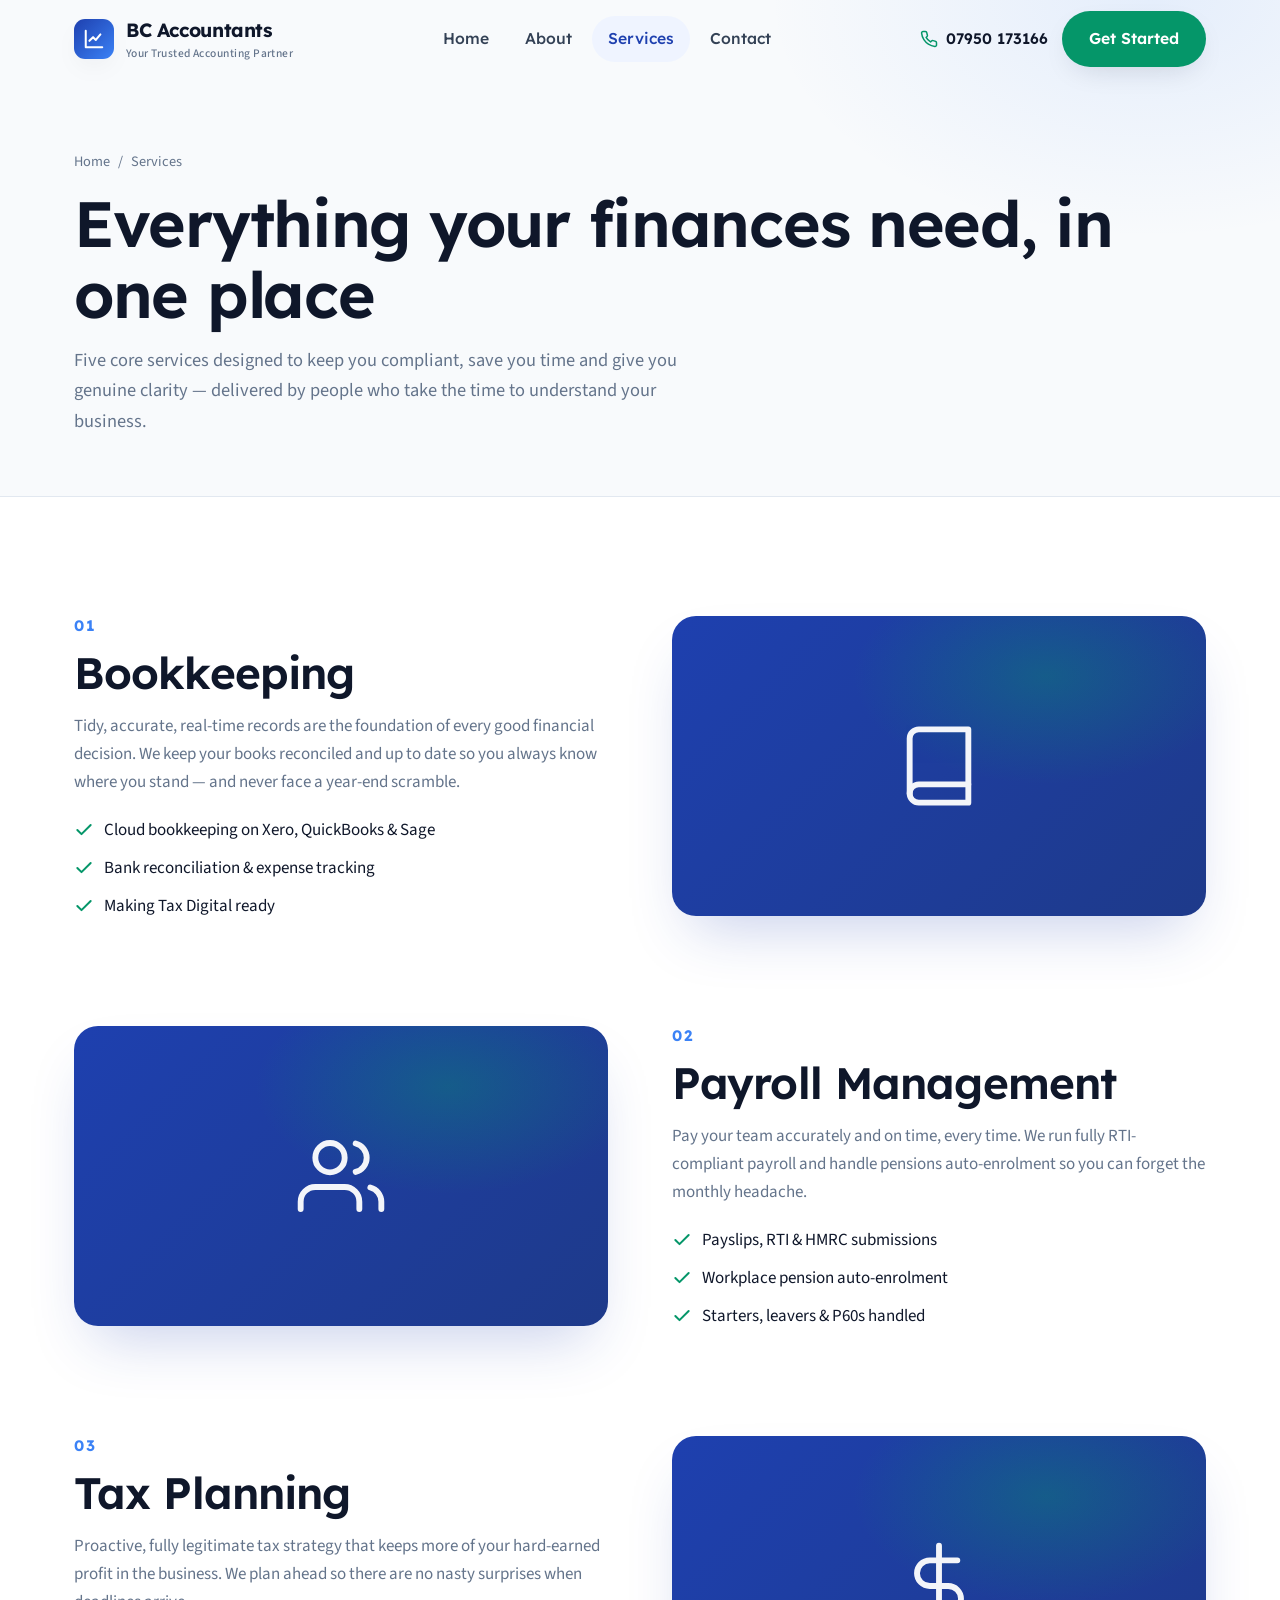
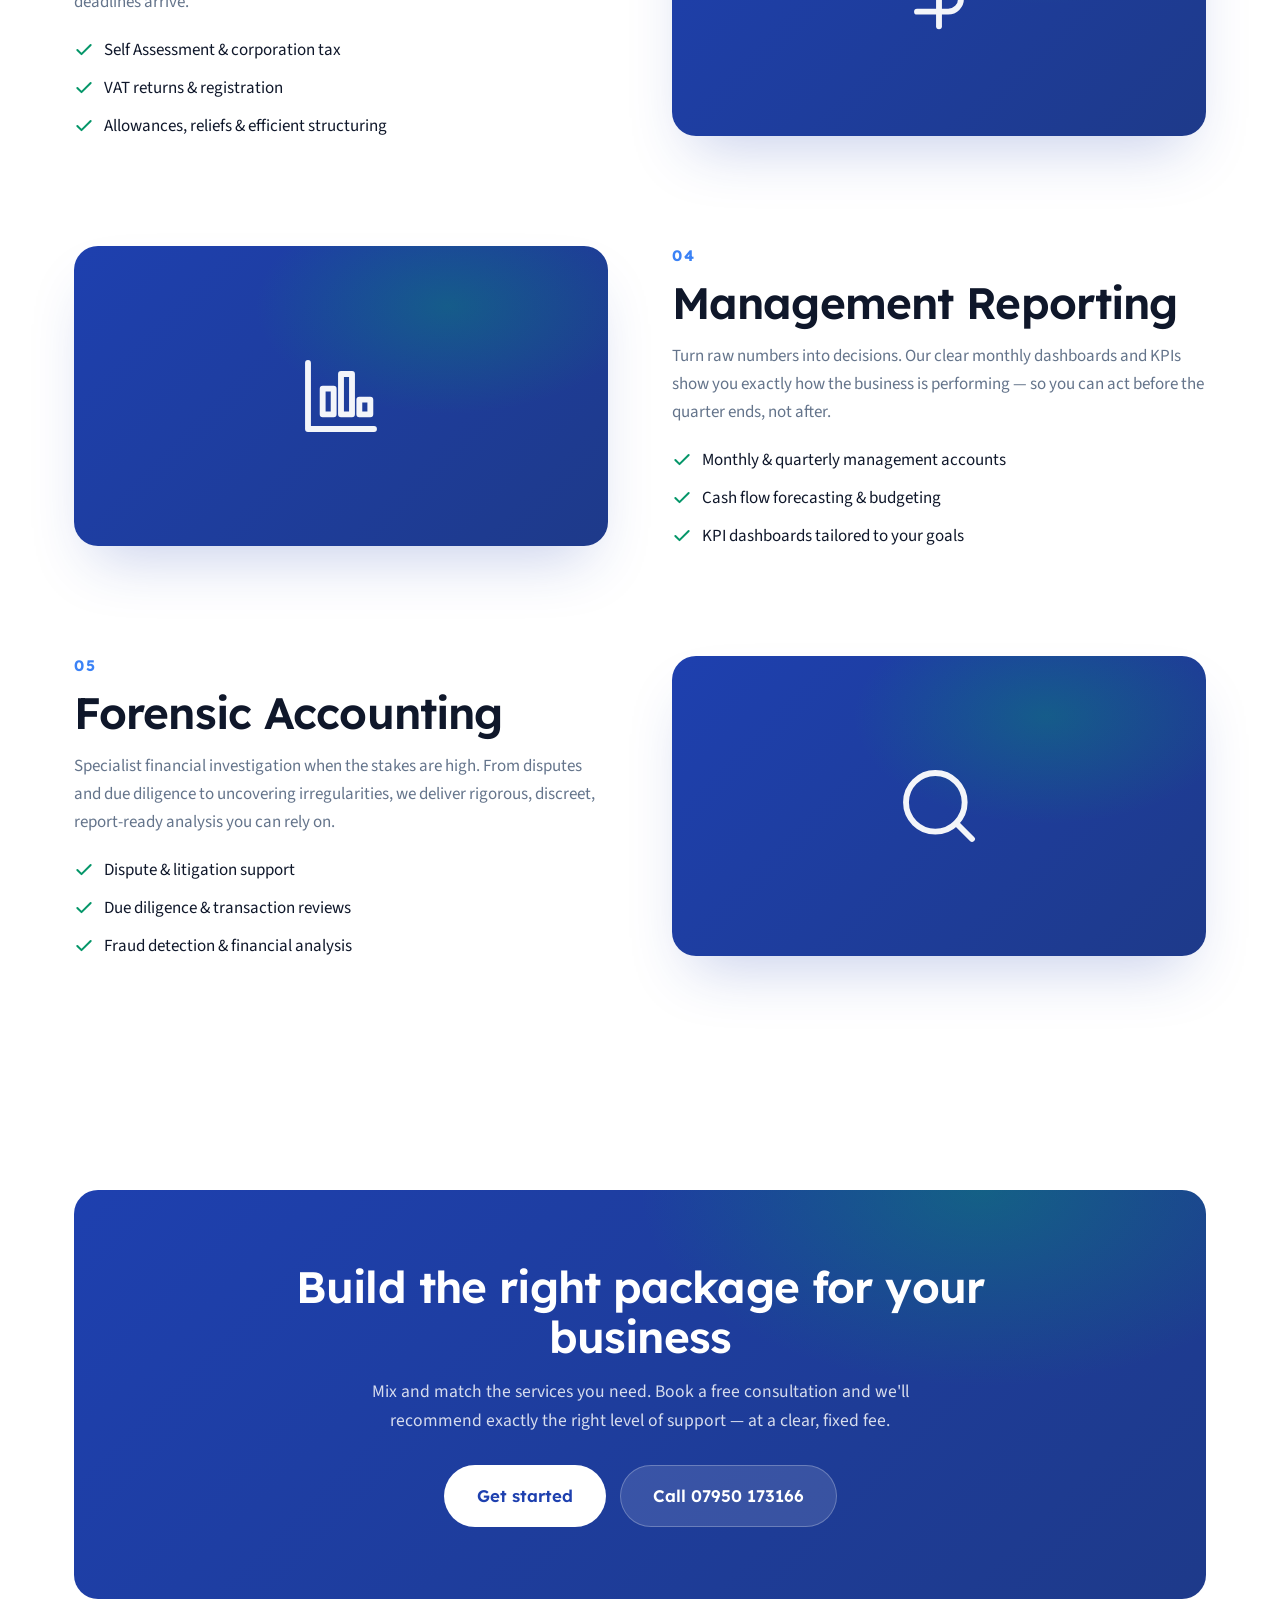
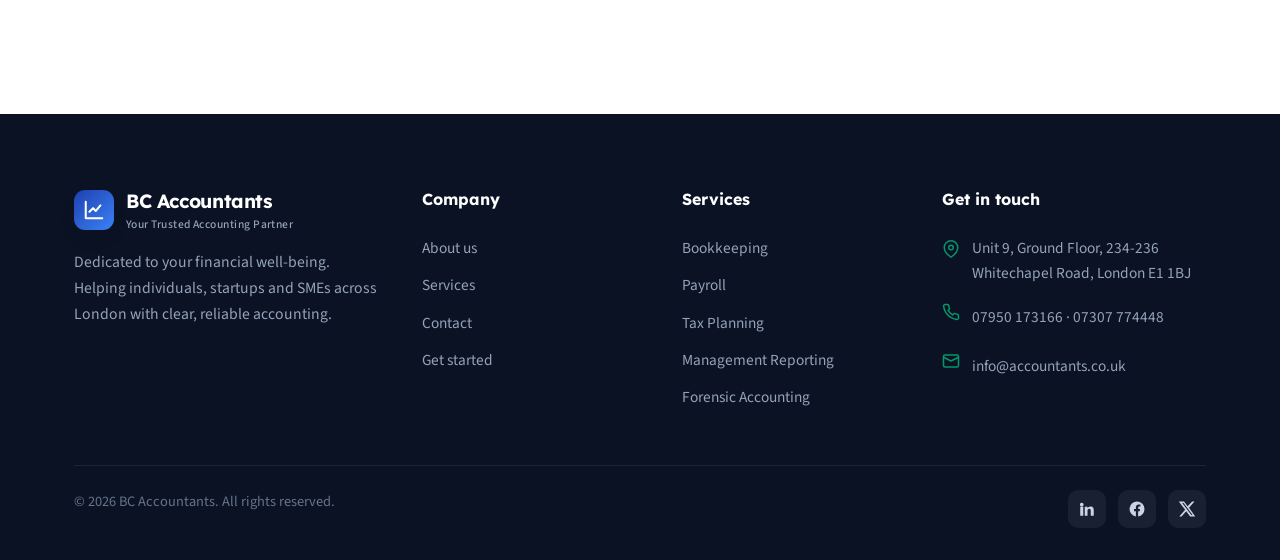
<file: services.html>
<!DOCTYPE html>
<html lang="en-GB">
<head>
  <meta charset="UTF-8" />
  <meta name="viewport" content="width=device-width, initial-scale=1.0" />
  <title>Services — BC Accountants London</title>
  <meta name="description" content="Bookkeeping, payroll management, tax planning, management reporting and forensic accounting from BC Accountants in Whitechapel, London." />
  <meta name="theme-color" content="#1e40af" />
  <link rel="preconnect" href="https://fonts.googleapis.com" />
  <link rel="preconnect" href="https://fonts.gstatic.com" crossorigin />
  <link href="https://fonts.googleapis.com/css2?family=Lexend:wght@300;400;500;600;700&family=Source+Sans+3:wght@300;400;500;600;700&display=swap" rel="stylesheet" />
  <link rel="stylesheet" href="css/styles.css" />
  <style>
    .svc { display:grid; grid-template-columns: 1fr 1fr; gap: clamp(32px,5vw,72px); align-items:center; }
    .svc + .svc { margin-top: clamp(56px,8vw,104px); }
    .svc:nth-child(even) .svc-media { order: -1; }
    .svc-media { border-radius: var(--radius-lg); background: linear-gradient(135deg,var(--primary),var(--primary-dark)); min-height: 300px; box-shadow: var(--shadow-lg); display:grid; place-items:center; color:#fff; position:relative; overflow:hidden; }
    .svc-media::before { content:""; position:absolute; inset:0; background: radial-gradient(60% 60% at 70% 20%, rgba(5,150,105,0.35), transparent 60%); }
    .svc-media svg { width: 88px; height: 88px; position:relative; opacity:0.95; }
    .svc-body .num { font-family:var(--font-display); font-weight:700; color:var(--primary-light); font-size:0.95rem; letter-spacing:0.1em; }
    .svc-body h2 { margin: 8px 0 14px; }
    .svc-body p { color: var(--muted); }
    .svc-list { display:grid; gap:10px; margin-top:20px; }
    .svc-list li { display:flex; gap:10px; align-items:flex-start; }
    .svc-list svg { width:20px; height:20px; color:var(--accent); flex:0 0 auto; margin-top:4px; }
    @media (max-width: 820px){ .svc { grid-template-columns:1fr; } .svc:nth-child(even) .svc-media{ order:0; } .svc-media{ min-height:220px; } }
  </style>
</head>
<body>
  <header class="site-header">
    <div class="container nav">
      <a class="brand" href="index.html" aria-label="BC Accountants home">
        <span class="mark" aria-hidden="true"><svg viewBox="0 0 24 24" fill="none" stroke="currentColor" stroke-width="2.2" stroke-linecap="round" stroke-linejoin="round"><path d="M3 3v18h18"/><path d="M7 14l4-4 3 3 5-6"/></svg></span>
        <span>BC Accountants<small>Your Trusted Accounting Partner</small></span>
      </a>
      <nav class="nav-links" aria-label="Primary">
        <a href="index.html">Home</a>
        <a href="about.html">About</a>
        <a href="services.html" class="active">Services</a>
        <a href="contact.html">Contact</a>
      </nav>
      <div class="nav-cta">
        <a class="nav-phone" href="tel:07950173166"><svg viewBox="0 0 24 24" fill="none" stroke="currentColor" stroke-width="2" stroke-linecap="round" stroke-linejoin="round"><path d="M22 16.92v3a2 2 0 0 1-2.18 2 19.79 19.79 0 0 1-8.63-3.07 19.5 19.5 0 0 1-6-6 19.79 19.79 0 0 1-3.07-8.67A2 2 0 0 1 4.11 2h3a2 2 0 0 1 2 1.72c.13.96.36 1.9.7 2.81a2 2 0 0 1-.45 2.11L8.09 9.91a16 16 0 0 0 6 6l1.27-1.27a2 2 0 0 1 2.11-.45c.91.34 1.85.57 2.81.7A2 2 0 0 1 22 16.92z"/></svg>07950 173166</a>
        <a class="btn btn--primary" href="contact.html">Get Started</a>
        <button class="nav-toggle" aria-label="Toggle menu" aria-expanded="false"><span></span><span></span><span></span></button>
      </div>
    </div>
  </header>

  <main>
    <section class="page-hero">
      <div class="container">
        <div class="crumbs reveal"><a href="index.html">Home</a> <span>/</span> <span>Services</span></div>
        <h1 class="reveal" data-delay="1">Everything your finances need, in one place</h1>
        <p class="reveal" data-delay="2">Five core services designed to keep you compliant, save you time and give you genuine clarity — delivered by people who take the time to understand your business.</p>
      </div>
    </section>

    <section class="section">
      <div class="container">
        <!-- Bookkeeping -->
        <div class="svc" id="bookkeeping">
          <div class="svc-body reveal">
            <span class="num">01</span>
            <h2>Bookkeeping</h2>
            <p>Tidy, accurate, real-time records are the foundation of every good financial decision. We keep your books reconciled and up to date so you always know where you stand — and never face a year-end scramble.</p>
            <ul class="svc-list">
              <li><svg viewBox="0 0 24 24" fill="none" stroke="currentColor" stroke-width="2.4" stroke-linecap="round" stroke-linejoin="round"><path d="M20 6L9 17l-5-5"/></svg>Cloud bookkeeping on Xero, QuickBooks &amp; Sage</li>
              <li><svg viewBox="0 0 24 24" fill="none" stroke="currentColor" stroke-width="2.4" stroke-linecap="round" stroke-linejoin="round"><path d="M20 6L9 17l-5-5"/></svg>Bank reconciliation &amp; expense tracking</li>
              <li><svg viewBox="0 0 24 24" fill="none" stroke="currentColor" stroke-width="2.4" stroke-linecap="round" stroke-linejoin="round"><path d="M20 6L9 17l-5-5"/></svg>Making Tax Digital ready</li>
            </ul>
          </div>
          <div class="svc-media reveal" data-delay="1" aria-hidden="true"><svg viewBox="0 0 24 24" fill="none" stroke="currentColor" stroke-width="1.6" stroke-linecap="round" stroke-linejoin="round"><path d="M4 19.5A2.5 2.5 0 0 1 6.5 17H20"/><path d="M6.5 2H20v20H6.5A2.5 2.5 0 0 1 4 19.5v-15A2.5 2.5 0 0 1 6.5 2z"/></svg></div>
        </div>

        <!-- Payroll -->
        <div class="svc" id="payroll">
          <div class="svc-body reveal">
            <span class="num">02</span>
            <h2>Payroll Management</h2>
            <p>Pay your team accurately and on time, every time. We run fully RTI-compliant payroll and handle pensions auto-enrolment so you can forget the monthly headache.</p>
            <ul class="svc-list">
              <li><svg viewBox="0 0 24 24" fill="none" stroke="currentColor" stroke-width="2.4" stroke-linecap="round" stroke-linejoin="round"><path d="M20 6L9 17l-5-5"/></svg>Payslips, RTI &amp; HMRC submissions</li>
              <li><svg viewBox="0 0 24 24" fill="none" stroke="currentColor" stroke-width="2.4" stroke-linecap="round" stroke-linejoin="round"><path d="M20 6L9 17l-5-5"/></svg>Workplace pension auto-enrolment</li>
              <li><svg viewBox="0 0 24 24" fill="none" stroke="currentColor" stroke-width="2.4" stroke-linecap="round" stroke-linejoin="round"><path d="M20 6L9 17l-5-5"/></svg>Starters, leavers &amp; P60s handled</li>
            </ul>
          </div>
          <div class="svc-media reveal" data-delay="1" aria-hidden="true"><svg viewBox="0 0 24 24" fill="none" stroke="currentColor" stroke-width="1.6" stroke-linecap="round" stroke-linejoin="round"><path d="M17 21v-2a4 4 0 0 0-4-4H5a4 4 0 0 0-4 4v2"/><circle cx="9" cy="7" r="4"/><path d="M23 21v-2a4 4 0 0 0-3-3.87"/><path d="M16 3.13a4 4 0 0 1 0 7.75"/></svg></div>
        </div>

        <!-- Tax -->
        <div class="svc" id="tax">
          <div class="svc-body reveal">
            <span class="num">03</span>
            <h2>Tax Planning</h2>
            <p>Proactive, fully legitimate tax strategy that keeps more of your hard-earned profit in the business. We plan ahead so there are no nasty surprises when deadlines arrive.</p>
            <ul class="svc-list">
              <li><svg viewBox="0 0 24 24" fill="none" stroke="currentColor" stroke-width="2.4" stroke-linecap="round" stroke-linejoin="round"><path d="M20 6L9 17l-5-5"/></svg>Self Assessment &amp; corporation tax</li>
              <li><svg viewBox="0 0 24 24" fill="none" stroke="currentColor" stroke-width="2.4" stroke-linecap="round" stroke-linejoin="round"><path d="M20 6L9 17l-5-5"/></svg>VAT returns &amp; registration</li>
              <li><svg viewBox="0 0 24 24" fill="none" stroke="currentColor" stroke-width="2.4" stroke-linecap="round" stroke-linejoin="round"><path d="M20 6L9 17l-5-5"/></svg>Allowances, reliefs &amp; efficient structuring</li>
            </ul>
          </div>
          <div class="svc-media reveal" data-delay="1" aria-hidden="true"><svg viewBox="0 0 24 24" fill="none" stroke="currentColor" stroke-width="1.6" stroke-linecap="round" stroke-linejoin="round"><path d="M12 1v22"/><path d="M17 5H9.5a3.5 3.5 0 0 0 0 7h5a3.5 3.5 0 0 1 0 7H6"/></svg></div>
        </div>

        <!-- Reporting -->
        <div class="svc" id="reporting">
          <div class="svc-body reveal">
            <span class="num">04</span>
            <h2>Management Reporting</h2>
            <p>Turn raw numbers into decisions. Our clear monthly dashboards and KPIs show you exactly how the business is performing — so you can act before the quarter ends, not after.</p>
            <ul class="svc-list">
              <li><svg viewBox="0 0 24 24" fill="none" stroke="currentColor" stroke-width="2.4" stroke-linecap="round" stroke-linejoin="round"><path d="M20 6L9 17l-5-5"/></svg>Monthly &amp; quarterly management accounts</li>
              <li><svg viewBox="0 0 24 24" fill="none" stroke="currentColor" stroke-width="2.4" stroke-linecap="round" stroke-linejoin="round"><path d="M20 6L9 17l-5-5"/></svg>Cash flow forecasting &amp; budgeting</li>
              <li><svg viewBox="0 0 24 24" fill="none" stroke="currentColor" stroke-width="2.4" stroke-linecap="round" stroke-linejoin="round"><path d="M20 6L9 17l-5-5"/></svg>KPI dashboards tailored to your goals</li>
            </ul>
          </div>
          <div class="svc-media reveal" data-delay="1" aria-hidden="true"><svg viewBox="0 0 24 24" fill="none" stroke="currentColor" stroke-width="1.6" stroke-linecap="round" stroke-linejoin="round"><path d="M3 3v18h18"/><rect x="7" y="10" width="3" height="7"/><rect x="12" y="6" width="3" height="11"/><rect x="17" y="13" width="3" height="4"/></svg></div>
        </div>

        <!-- Forensic -->
        <div class="svc" id="forensic">
          <div class="svc-body reveal">
            <span class="num">05</span>
            <h2>Forensic Accounting</h2>
            <p>Specialist financial investigation when the stakes are high. From disputes and due diligence to uncovering irregularities, we deliver rigorous, discreet, report-ready analysis you can rely on.</p>
            <ul class="svc-list">
              <li><svg viewBox="0 0 24 24" fill="none" stroke="currentColor" stroke-width="2.4" stroke-linecap="round" stroke-linejoin="round"><path d="M20 6L9 17l-5-5"/></svg>Dispute &amp; litigation support</li>
              <li><svg viewBox="0 0 24 24" fill="none" stroke="currentColor" stroke-width="2.4" stroke-linecap="round" stroke-linejoin="round"><path d="M20 6L9 17l-5-5"/></svg>Due diligence &amp; transaction reviews</li>
              <li><svg viewBox="0 0 24 24" fill="none" stroke="currentColor" stroke-width="2.4" stroke-linecap="round" stroke-linejoin="round"><path d="M20 6L9 17l-5-5"/></svg>Fraud detection &amp; financial analysis</li>
            </ul>
          </div>
          <div class="svc-media reveal" data-delay="1" aria-hidden="true"><svg viewBox="0 0 24 24" fill="none" stroke="currentColor" stroke-width="1.6" stroke-linecap="round" stroke-linejoin="round"><circle cx="11" cy="11" r="8"/><path d="M21 21l-4.3-4.3"/></svg></div>
        </div>
      </div>
    </section>

    <section class="section">
      <div class="container">
        <div class="cta-band reveal">
          <h2>Build the right package for your business</h2>
          <p>Mix and match the services you need. Book a free consultation and we'll recommend exactly the right level of support — at a clear, fixed fee.</p>
          <div class="cta-actions">
            <a class="btn btn--light btn--lg" href="contact.html">Get started</a>
            <a class="btn btn--lg" href="tel:07950173166" style="background:rgba(255,255,255,0.12);color:#fff;border-color:rgba(255,255,255,0.25);">Call 07950 173166</a>
          </div>
        </div>
      </div>
    </section>
  </main>

  <footer class="site-footer">
    <div class="container">
      <div class="foot-grid">
        <div>
          <div class="brand"><span class="mark" aria-hidden="true"><svg viewBox="0 0 24 24" fill="none" stroke="currentColor" stroke-width="2.2" stroke-linecap="round" stroke-linejoin="round"><path d="M3 3v18h18"/><path d="M7 14l4-4 3 3 5-6"/></svg></span><span>BC Accountants<small>Your Trusted Accounting Partner</small></span></div>
          <p class="foot-about">Dedicated to your financial well-being. Helping individuals, startups and SMEs across London with clear, reliable accounting.</p>
        </div>
        <div class="foot-col"><h5>Company</h5><a href="about.html">About us</a><a href="services.html">Services</a><a href="contact.html">Contact</a><a href="contact.html">Get started</a></div>
        <div class="foot-col"><h5>Services</h5><a href="services.html#bookkeeping">Bookkeeping</a><a href="services.html#payroll">Payroll</a><a href="services.html#tax">Tax Planning</a><a href="services.html#reporting">Management Reporting</a><a href="services.html#forensic">Forensic Accounting</a></div>
        <div class="foot-col"><h5>Get in touch</h5>
          <ul class="foot-contact">
            <li><svg viewBox="0 0 24 24" fill="none" stroke="currentColor" stroke-width="2" stroke-linecap="round" stroke-linejoin="round"><path d="M21 10c0 7-9 13-9 13s-9-6-9-13a9 9 0 0 1 18 0z"/><circle cx="12" cy="10" r="3"/></svg><span>Unit 9, Ground Floor, 234-236 Whitechapel Road, London E1 1BJ</span></li>
            <li><svg viewBox="0 0 24 24" fill="none" stroke="currentColor" stroke-width="2" stroke-linecap="round" stroke-linejoin="round"><path d="M22 16.92v3a2 2 0 0 1-2.18 2 19.79 19.79 0 0 1-8.63-3.07 19.5 19.5 0 0 1-6-6 19.79 19.79 0 0 1-3.07-8.67A2 2 0 0 1 4.11 2h3a2 2 0 0 1 2 1.72c.13.96.36 1.9.7 2.81a2 2 0 0 1-.45 2.11L8.09 9.91a16 16 0 0 0 6 6l1.27-1.27a2 2 0 0 1 2.11-.45c.91.34 1.85.57 2.81.7A2 2 0 0 1 22 16.92z"/></svg><a href="tel:07950173166">07950 173166 · 07307 774448</a></li>
            <li><svg viewBox="0 0 24 24" fill="none" stroke="currentColor" stroke-width="2" stroke-linecap="round" stroke-linejoin="round"><rect x="2" y="4" width="20" height="16" rx="2"/><path d="m22 7-10 5L2 7"/></svg><a href="mailto:info@accountants.co.uk">info@accountants.co.uk</a></li>
          </ul>
        </div>
      </div>
      <div class="foot-bottom">
        <span>© <span id="year">2026</span> BC Accountants. All rights reserved.</span>
        <div class="socials">
          <a href="#" aria-label="LinkedIn"><svg viewBox="0 0 24 24" fill="currentColor"><path d="M4.98 3.5a2.5 2.5 0 1 1 0 5 2.5 2.5 0 0 1 0-5zM3 9h4v12H3zM9 9h3.8v1.7h.05c.53-1 1.83-2.05 3.77-2.05C20.4 8.65 21 11 21 14.1V21h-4v-6.1c0-1.45-.03-3.3-2-3.3-2 0-2.3 1.57-2.3 3.2V21H9z"/></svg></a>
          <a href="#" aria-label="Facebook"><svg viewBox="0 0 24 24" fill="currentColor"><path d="M22 12a10 10 0 1 0-11.5 9.9v-7H8v-2.9h2.5V9.8c0-2.5 1.5-3.9 3.8-3.9 1.1 0 2.2.2 2.2.2v2.5h-1.3c-1.2 0-1.6.8-1.6 1.6v1.8H16l-.4 2.9h-2.1v7A10 10 0 0 0 22 12z"/></svg></a>
          <a href="#" aria-label="X"><svg viewBox="0 0 24 24" fill="currentColor"><path d="M18.9 2H22l-7.3 8.3L23 22h-6.8l-5.3-6.9L4.8 22H1.7l7.8-8.9L1 2h7l4.8 6.3zM17.7 20h1.7L7.4 3.9H5.6z"/></svg></a>
        </div>
      </div>
    </div>
  </footer>
  <script src="js/main.js" defer></script>
</body>
</html>
</file>
<file: css/styles.css>
/* =========================================================
   BC Accountants — Design System
   Palette: Trust blue (#1E40AF) + Profit green (#059669)
   Type: Lexend (display) / Source Sans 3 (body)
   ========================================================= */

:root {
  /* Color tokens */
  --primary: #1e40af;
  --primary-dark: #1e3a8a;
  --primary-light: #3b82f6;
  --primary-50: #eff4ff;
  --primary-100: #dbe6ff;
  --accent: #059669;
  --accent-dark: #047857;
  --accent-50: #ecfdf5;

  --bg: #ffffff;
  --surface: #f8fafc;
  --surface-2: #f1f5f9;
  --ink: #0f172a;
  --ink-soft: #334155;
  --muted: #64748b;
  --border: #e2e8f0;
  --ring: rgba(30, 64, 175, 0.35);

  --gold: #c79a3a; /* subtle premium accent for stars/details */

  /* Typography */
  --font-display: "Lexend", system-ui, -apple-system, "Segoe UI", sans-serif;
  --font-body: "Source Sans 3", system-ui, -apple-system, "Segoe UI", sans-serif;

  /* Spacing & shape */
  --radius: 14px;
  --radius-sm: 10px;
  --radius-lg: 24px;
  --container: 1180px;
  --shadow-sm: 0 1px 2px rgba(15, 23, 42, 0.06), 0 1px 3px rgba(15, 23, 42, 0.04);
  --shadow-md: 0 10px 30px -12px rgba(15, 23, 42, 0.18);
  --shadow-lg: 0 30px 60px -20px rgba(30, 64, 175, 0.25);

  --ease: cubic-bezier(0.22, 1, 0.36, 1);
  --t-fast: 160ms;
  --t-med: 300ms;
}

/* ---------- Reset ---------- */
*, *::before, *::after { box-sizing: border-box; }
* { margin: 0; }
html { scroll-behavior: smooth; -webkit-text-size-adjust: 100%; }
@media (prefers-reduced-motion: reduce) { html { scroll-behavior: auto; } }

body {
  font-family: var(--font-body);
  color: var(--ink);
  background: var(--bg);
  line-height: 1.65;
  font-size: 1.0625rem;
  -webkit-font-smoothing: antialiased;
  text-rendering: optimizeLegibility;
  overflow-x: hidden;
}

img, svg { display: block; max-width: 100%; }
a { color: inherit; text-decoration: none; }
ul { list-style: none; padding: 0; }
button { font-family: inherit; cursor: pointer; }

h1, h2, h3, h4 {
  font-family: var(--font-display);
  line-height: 1.12;
  letter-spacing: -0.02em;
  color: var(--ink);
  font-weight: 600;
}
h1 { font-size: clamp(2.4rem, 5.2vw, 4rem); }
h2 { font-size: clamp(1.9rem, 3.6vw, 2.75rem); }
h3 { font-size: clamp(1.2rem, 1.8vw, 1.45rem); }

/* ---------- Layout ---------- */
.container {
  width: 100%;
  max-width: var(--container);
  margin: 0 auto;
  padding: 0 24px;
}
.section { padding: clamp(64px, 9vw, 120px) 0; }
.section--tight { padding: clamp(48px, 6vw, 80px) 0; }
.section--surface { background: var(--surface); }

.eyebrow {
  display: inline-flex;
  align-items: center;
  gap: 8px;
  font-family: var(--font-display);
  font-weight: 600;
  font-size: 0.8rem;
  letter-spacing: 0.14em;
  text-transform: uppercase;
  color: var(--primary);
}
.eyebrow::before {
  content: "";
  width: 26px; height: 2px;
  background: var(--accent);
  border-radius: 2px;
}
.section-head { max-width: 640px; margin-bottom: clamp(40px, 5vw, 64px); }
.section-head.center { margin-left: auto; margin-right: auto; text-align: center; }
.section-head p { color: var(--muted); font-size: 1.1rem; margin-top: 14px; }

/* ---------- Buttons ---------- */
.btn {
  display: inline-flex;
  align-items: center;
  justify-content: center;
  gap: 10px;
  padding: 14px 26px;
  border-radius: 999px;
  font-family: var(--font-display);
  font-weight: 600;
  font-size: 0.98rem;
  border: 1px solid transparent;
  transition: transform var(--t-fast) var(--ease),
              box-shadow var(--t-med) var(--ease),
              background var(--t-fast) var(--ease),
              color var(--t-fast) var(--ease);
  will-change: transform;
}
.btn:focus-visible { outline: none; box-shadow: 0 0 0 4px var(--ring); }
.btn svg { width: 18px; height: 18px; }
.btn--primary { background: var(--accent); color: #fff; box-shadow: var(--shadow-md); }
.btn--primary:hover { background: var(--accent-dark); transform: translateY(-2px); box-shadow: var(--shadow-lg); }
.btn--blue { background: var(--primary); color: #fff; box-shadow: var(--shadow-md); }
.btn--blue:hover { background: var(--primary-dark); transform: translateY(-2px); }
.btn--ghost { background: transparent; color: var(--ink); border-color: var(--border); }
.btn--ghost:hover { border-color: var(--primary); color: var(--primary); transform: translateY(-2px); }
.btn--light { background: #fff; color: var(--primary); }
.btn--light:hover { transform: translateY(-2px); box-shadow: var(--shadow-lg); }
.btn--lg { padding: 16px 32px; font-size: 1.05rem; }

/* ---------- Header ---------- */
.site-header {
  position: fixed;
  inset: 0 0 auto 0;
  z-index: 100;
  transition: background var(--t-med) var(--ease), box-shadow var(--t-med) var(--ease), border-color var(--t-med) var(--ease);
  border-bottom: 1px solid transparent;
}
.site-header.scrolled {
  background: rgba(255, 255, 255, 0.85);
  backdrop-filter: saturate(180%) blur(14px);
  -webkit-backdrop-filter: saturate(180%) blur(14px);
  border-bottom-color: var(--border);
  box-shadow: var(--shadow-sm);
}
.nav {
  display: flex;
  align-items: center;
  justify-content: space-between;
  height: 78px;
}
.brand { display: flex; align-items: center; gap: 12px; font-family: var(--font-display); font-weight: 700; font-size: 1.2rem; letter-spacing: -0.02em; }
.brand .mark {
  width: 40px; height: 40px;
  border-radius: 11px;
  display: grid; place-items: center;
  color: #fff;
  background: linear-gradient(135deg, var(--primary) 0%, var(--primary-light) 100%);
  box-shadow: var(--shadow-md);
  font-weight: 700;
  letter-spacing: -0.04em;
}
.brand .mark svg { width: 22px; height: 22px; }
.brand small { display: block; font-family: var(--font-body); font-weight: 500; font-size: 0.72rem; letter-spacing: 0.04em; color: var(--muted); margin-top: -2px; }

.nav-links { display: flex; align-items: center; gap: 4px; }
.nav-links a {
  padding: 10px 16px;
  border-radius: 999px;
  font-family: var(--font-display);
  font-weight: 500;
  font-size: 0.98rem;
  color: var(--ink-soft);
  transition: color var(--t-fast), background var(--t-fast);
}
.nav-links a:hover, .nav-links a.active { color: var(--primary); background: var(--primary-50); }
.nav-cta { display: flex; align-items: center; gap: 14px; }
.nav-phone { display: inline-flex; align-items: center; gap: 8px; font-weight: 600; font-family: var(--font-display); color: var(--ink); font-size: 0.95rem; }
.nav-phone svg { width: 18px; height: 18px; color: var(--accent); }

.nav-toggle {
  display: none;
  width: 46px; height: 46px;
  border: 1px solid var(--border);
  border-radius: 12px;
  background: #fff;
  position: relative;
}
.nav-toggle span { position: absolute; left: 12px; right: 12px; height: 2px; background: var(--ink); border-radius: 2px; transition: transform var(--t-med) var(--ease), opacity var(--t-fast); }
.nav-toggle span:nth-child(1) { top: 16px; }
.nav-toggle span:nth-child(2) { top: 22px; }
.nav-toggle span:nth-child(3) { top: 28px; }
body.nav-open .nav-toggle span:nth-child(1) { transform: translateY(6px) rotate(45deg); }
body.nav-open .nav-toggle span:nth-child(2) { opacity: 0; }
body.nav-open .nav-toggle span:nth-child(3) { transform: translateY(-6px) rotate(-45deg); }

/* ---------- Hero ---------- */
.hero { position: relative; padding: 150px 0 90px; overflow: hidden; }
.hero::before {
  content: "";
  position: absolute; inset: 0;
  background:
    radial-gradient(60% 50% at 85% 0%, rgba(59, 130, 246, 0.12), transparent 60%),
    radial-gradient(50% 50% at 0% 30%, rgba(5, 150, 105, 0.08), transparent 60%),
    linear-gradient(180deg, var(--primary-50), transparent 40%);
  z-index: -1;
}
.hero-grid { display: grid; grid-template-columns: 1.05fr 0.95fr; gap: 56px; align-items: center; }
.hero h1 { margin-bottom: 22px; }
.hero h1 .grad { background: linear-gradient(120deg, var(--primary), var(--primary-light)); -webkit-background-clip: text; background-clip: text; color: transparent; }
.hero-lede { font-size: 1.2rem; color: var(--ink-soft); max-width: 540px; margin-bottom: 32px; }
.hero-actions { display: flex; flex-wrap: wrap; gap: 14px; margin-bottom: 36px; }
.hero-trust { display: flex; flex-wrap: wrap; gap: 28px; align-items: center; }
.trust-item { display: flex; align-items: center; gap: 10px; font-size: 0.95rem; color: var(--ink-soft); }
.trust-item strong { font-family: var(--font-display); }
.stars { display: inline-flex; gap: 2px; color: var(--gold); }
.stars svg { width: 18px; height: 18px; }

/* Hero visual card */
.hero-visual { position: relative; }
.hero-card {
  background: #fff;
  border: 1px solid var(--border);
  border-radius: var(--radius-lg);
  box-shadow: var(--shadow-lg);
  padding: 28px;
  position: relative;
  z-index: 2;
}
.hero-card .hc-top { display: flex; align-items: center; justify-content: space-between; margin-bottom: 20px; }
.hero-card .hc-top span { font-family: var(--font-display); font-weight: 600; }
.hc-pill { font-size: 0.78rem; font-weight: 600; color: var(--accent); background: var(--accent-50); padding: 5px 12px; border-radius: 999px; }
.hc-bars { display: flex; align-items: flex-end; gap: 12px; height: 130px; padding: 8px 0 0; }
.hc-bars .bar { flex: 1; background: linear-gradient(180deg, var(--primary-light), var(--primary)); border-radius: 8px 8px 4px 4px; opacity: 0.92; }
.hc-row { display: flex; justify-content: space-between; align-items: center; padding: 14px 0; border-top: 1px solid var(--border); }
.hc-row:first-of-type { margin-top: 18px; }
.hc-row .label { color: var(--muted); font-size: 0.95rem; }
.hc-row .val { font-family: var(--font-display); font-weight: 600; }
.hc-row .val.up { color: var(--accent); }
.hero-float {
  position: absolute;
  background: #fff;
  border: 1px solid var(--border);
  border-radius: var(--radius);
  box-shadow: var(--shadow-md);
  padding: 14px 18px;
  display: flex; align-items: center; gap: 12px;
  z-index: 3;
}
.hero-float .ic { width: 38px; height: 38px; border-radius: 10px; display: grid; place-items: center; color: #fff; background: var(--accent); }
.hero-float .ic svg { width: 20px; height: 20px; }
.hero-float small { color: var(--muted); display: block; font-size: 0.78rem; }
.hero-float strong { font-family: var(--font-display); }
.hero-float.f1 { top: -24px; left: -28px; }
.hero-float.f2 { bottom: -26px; right: -22px; }

/* ---------- Logos / trust bar ---------- */
.logos { display: flex; flex-wrap: wrap; align-items: center; justify-content: center; gap: clamp(28px, 5vw, 64px); }
.logos .lbl { width: 100%; text-align: center; color: var(--muted); font-size: 0.85rem; letter-spacing: 0.1em; text-transform: uppercase; margin-bottom: 8px; }
.logos .logo { font-family: var(--font-display); font-weight: 700; font-size: 1.25rem; color: var(--muted); opacity: 0.7; transition: opacity var(--t-fast), color var(--t-fast); letter-spacing: -0.02em; }
.logos .logo:hover { opacity: 1; color: var(--primary); }

/* ---------- Cards / services ---------- */
.grid { display: grid; gap: 24px; }
.grid-3 { grid-template-columns: repeat(3, 1fr); }
.grid-2 { grid-template-columns: repeat(2, 1fr); }

.card {
  background: #fff;
  border: 1px solid var(--border);
  border-radius: var(--radius);
  padding: 32px;
  transition: transform var(--t-med) var(--ease), box-shadow var(--t-med) var(--ease), border-color var(--t-med);
  position: relative;
  overflow: hidden;
}
.card::after {
  content: ""; position: absolute; inset: 0 0 auto 0; height: 3px;
  background: linear-gradient(90deg, var(--primary), var(--accent));
  transform: scaleX(0); transform-origin: left; transition: transform var(--t-med) var(--ease);
}
.card:hover { transform: translateY(-6px); box-shadow: var(--shadow-lg); border-color: transparent; }
.card:hover::after { transform: scaleX(1); }
.card .icon {
  width: 54px; height: 54px; border-radius: 14px;
  display: grid; place-items: center;
  background: var(--primary-50); color: var(--primary);
  margin-bottom: 20px;
  transition: background var(--t-med), color var(--t-med);
}
.card:hover .icon { background: var(--primary); color: #fff; }
.card .icon svg { width: 26px; height: 26px; }
.card h3 { margin-bottom: 10px; }
.card p { color: var(--muted); font-size: 1rem; }
.card .more {
  display: inline-flex; align-items: center; gap: 6px;
  margin-top: 18px; font-family: var(--font-display); font-weight: 600; font-size: 0.92rem;
  color: var(--primary);
}
.card .more svg { width: 16px; height: 16px; transition: transform var(--t-fast); }
.card:hover .more svg { transform: translateX(4px); }

/* ---------- Why / split ---------- */
.split { display: grid; grid-template-columns: 1fr 1fr; gap: clamp(40px, 6vw, 80px); align-items: center; }
.feature-list { display: grid; gap: 22px; margin-top: 28px; }
.feature { display: flex; gap: 16px; }
.feature .fic { flex: 0 0 auto; width: 44px; height: 44px; border-radius: 12px; background: var(--accent-50); color: var(--accent); display: grid; place-items: center; }
.feature .fic svg { width: 22px; height: 22px; }
.feature h4 { font-family: var(--font-display); font-size: 1.1rem; margin-bottom: 4px; }
.feature p { color: var(--muted); font-size: 0.98rem; }

.media-stack { position: relative; }
.media-stack .panel {
  border-radius: var(--radius-lg); overflow: hidden; box-shadow: var(--shadow-lg);
  background: linear-gradient(135deg, var(--primary) 0%, var(--primary-dark) 100%);
  padding: 40px; color: #fff; min-height: 360px;
  display: flex; flex-direction: column; justify-content: space-between;
}
.media-stack .panel h3 { color: #fff; }
.media-stack .panel .quote { font-size: 1.3rem; font-family: var(--font-display); line-height: 1.4; }
.media-stack .panel .who { display: flex; align-items: center; gap: 14px; }
.media-stack .panel .who .av { width: 48px; height: 48px; border-radius: 50%; background: rgba(255,255,255,0.18); display: grid; place-items: center; font-family: var(--font-display); font-weight: 700; }
.media-stack .panel .who small { color: rgba(255,255,255,0.75); display: block; }

/* ---------- Stats ---------- */
.stats { display: grid; grid-template-columns: repeat(4, 1fr); gap: 24px; }
.stat { text-align: center; padding: 14px; }
.stat .num { font-family: var(--font-display); font-weight: 700; font-size: clamp(2.4rem, 4.5vw, 3.2rem); line-height: 1; background: linear-gradient(120deg, var(--primary), var(--primary-light)); -webkit-background-clip: text; background-clip: text; color: transparent; }
.stat .lbl { color: var(--muted); margin-top: 10px; font-size: 0.98rem; }

/* ---------- Process ---------- */
.steps { display: grid; grid-template-columns: repeat(4, 1fr); gap: 24px; counter-reset: step; }
.step { position: relative; padding-top: 18px; }
.step .n {
  font-family: var(--font-display); font-weight: 700; font-size: 1.1rem;
  width: 52px; height: 52px; border-radius: 14px; display: grid; place-items: center;
  background: #fff; border: 1px solid var(--border); color: var(--primary);
  box-shadow: var(--shadow-sm); margin-bottom: 18px;
}
.step h4 { font-family: var(--font-display); font-size: 1.15rem; margin-bottom: 8px; }
.step p { color: var(--muted); font-size: 0.98rem; }
.step:not(:last-child)::before {
  content: ""; position: absolute; top: 44px; left: 64px; right: -12px; height: 2px;
  background: linear-gradient(90deg, var(--border), transparent);
}

/* ---------- Testimonials ---------- */
.tgrid { display: grid; grid-template-columns: repeat(3, 1fr); gap: 24px; }
.tcard { background: #fff; border: 1px solid var(--border); border-radius: var(--radius); padding: 30px; box-shadow: var(--shadow-sm); }
.tcard .stars { margin-bottom: 16px; }
.tcard blockquote { font-size: 1.05rem; color: var(--ink-soft); margin-bottom: 22px; }
.tcard .who { display: flex; align-items: center; gap: 12px; }
.tcard .who .av { width: 46px; height: 46px; border-radius: 50%; background: var(--primary-50); color: var(--primary); display: grid; place-items: center; font-family: var(--font-display); font-weight: 700; }
.tcard .who strong { font-family: var(--font-display); display: block; }
.tcard .who small { color: var(--muted); }

/* ---------- CTA band ---------- */
.cta-band {
  background: linear-gradient(135deg, var(--primary) 0%, var(--primary-dark) 100%);
  border-radius: var(--radius-lg);
  padding: clamp(40px, 6vw, 72px);
  color: #fff; text-align: center; position: relative; overflow: hidden;
}
.cta-band::before { content: ""; position: absolute; inset: 0; background: radial-gradient(50% 80% at 80% 0%, rgba(5,150,105,0.4), transparent 60%); }
.cta-band > * { position: relative; }
.cta-band h2 { color: #fff; max-width: 700px; margin: 0 auto 16px; }
.cta-band p { color: rgba(255,255,255,0.82); max-width: 560px; margin: 0 auto 30px; font-size: 1.1rem; }
.cta-actions { display: flex; gap: 14px; justify-content: center; flex-wrap: wrap; }

/* ---------- Footer ---------- */
.site-footer { background: #0b1224; color: #cbd5e1; padding: 72px 0 32px; }
.foot-grid { display: grid; grid-template-columns: 1.4fr 1fr 1fr 1.2fr; gap: 40px; }
.site-footer .brand { color: #fff; margin-bottom: 16px; }
.site-footer .brand small { color: #94a3b8; }
.foot-about { color: #94a3b8; font-size: 0.98rem; max-width: 320px; }
.foot-col h5 { font-family: var(--font-display); color: #fff; font-size: 1rem; margin-bottom: 18px; }
.foot-col a, .foot-col li { color: #94a3b8; font-size: 0.96rem; padding: 6px 0; display: block; transition: color var(--t-fast); }
.foot-col a:hover { color: #fff; }
.foot-contact li { display: flex; gap: 12px; align-items: flex-start; }
.foot-contact svg { width: 18px; height: 18px; color: var(--accent); flex: 0 0 auto; margin-top: 4px; }
.foot-bottom { border-top: 1px solid rgba(255,255,255,0.08); margin-top: 48px; padding-top: 24px; display: flex; justify-content: space-between; gap: 16px; flex-wrap: wrap; color: #64748b; font-size: 0.9rem; }
.socials { display: flex; gap: 12px; }
.socials a { width: 38px; height: 38px; border-radius: 10px; background: rgba(255,255,255,0.06); display: grid; place-items: center; color: #cbd5e1; transition: background var(--t-fast), color var(--t-fast); }
.socials a:hover { background: var(--primary); color: #fff; }
.socials svg { width: 18px; height: 18px; }

/* ---------- Page hero (inner pages) ---------- */
.page-hero { padding: 150px 0 60px; background: var(--surface); border-bottom: 1px solid var(--border); position: relative; overflow: hidden; }
.page-hero::before { content: ""; position: absolute; inset: 0; background: radial-gradient(50% 80% at 90% 0%, rgba(59,130,246,0.1), transparent 60%); }
.page-hero .container { position: relative; }
.crumbs { display: flex; gap: 8px; align-items: center; color: var(--muted); font-size: 0.9rem; margin-bottom: 14px; }
.crumbs a:hover { color: var(--primary); }
.page-hero h1 { margin-bottom: 14px; }
.page-hero p { color: var(--muted); font-size: 1.15rem; max-width: 620px; }

/* ---------- Contact ---------- */
.contact-grid { display: grid; grid-template-columns: 1fr 1.1fr; gap: 48px; align-items: start; }
.info-card { display: flex; gap: 16px; padding: 22px; border: 1px solid var(--border); border-radius: var(--radius); background: #fff; margin-bottom: 16px; transition: box-shadow var(--t-med), transform var(--t-med); }
.info-card:hover { box-shadow: var(--shadow-md); transform: translateY(-3px); }
.info-card .ic { width: 48px; height: 48px; border-radius: 12px; background: var(--primary-50); color: var(--primary); display: grid; place-items: center; flex: 0 0 auto; }
.info-card .ic svg { width: 24px; height: 24px; }
.info-card h4 { font-family: var(--font-display); margin-bottom: 4px; }
.info-card p, .info-card a { color: var(--muted); }
.info-card a:hover { color: var(--primary); }

.form { background: #fff; border: 1px solid var(--border); border-radius: var(--radius-lg); padding: clamp(24px, 4vw, 40px); box-shadow: var(--shadow-md); }
.field { margin-bottom: 20px; }
.field label { display: block; font-family: var(--font-display); font-weight: 500; font-size: 0.92rem; margin-bottom: 8px; }
.field input, .field select, .field textarea {
  width: 100%; padding: 13px 16px; border: 1px solid var(--border); border-radius: var(--radius-sm);
  font-family: inherit; font-size: 1rem; color: var(--ink); background: var(--surface);
  transition: border-color var(--t-fast), box-shadow var(--t-fast), background var(--t-fast);
}
.field input:focus, .field select:focus, .field textarea:focus { outline: none; border-color: var(--primary); background: #fff; box-shadow: 0 0 0 4px var(--ring); }
.field textarea { resize: vertical; min-height: 130px; }
.field-row { display: grid; grid-template-columns: 1fr 1fr; gap: 18px; }
.form-note { font-size: 0.88rem; color: var(--muted); margin-top: 6px; }
.form-success { display: none; padding: 16px; border-radius: var(--radius-sm); background: var(--accent-50); color: var(--accent-dark); font-weight: 600; margin-bottom: 18px; }
.form-success.show { display: block; }

/* ---------- Reveal animations ---------- */
.reveal { opacity: 0; transform: translateY(28px); transition: opacity 0.7s var(--ease), transform 0.7s var(--ease); }
.reveal.in { opacity: 1; transform: none; }
.reveal[data-delay="1"] { transition-delay: 0.08s; }
.reveal[data-delay="2"] { transition-delay: 0.16s; }
.reveal[data-delay="3"] { transition-delay: 0.24s; }
.reveal[data-delay="4"] { transition-delay: 0.32s; }
@media (prefers-reduced-motion: reduce) {
  .reveal { opacity: 1 !important; transform: none !important; transition: none !important; }
  .btn:hover, .card:hover, .info-card:hover, .hero-float { transform: none !important; }
}

/* ---------- Responsive ---------- */
@media (max-width: 1024px) {
  .hero-grid { grid-template-columns: 1fr; gap: 48px; }
  .hero-visual { max-width: 480px; margin: 0 auto; width: 100%; }
  .grid-3, .tgrid { grid-template-columns: repeat(2, 1fr); }
  .stats { grid-template-columns: repeat(2, 1fr); gap: 32px; }
  .steps { grid-template-columns: repeat(2, 1fr); row-gap: 40px; }
  .step:not(:last-child)::before { display: none; }
  .foot-grid { grid-template-columns: 1fr 1fr; gap: 32px; }
}
@media (max-width: 820px) {
  .nav-links, .nav-phone { display: none; }
  .nav-toggle { display: block; }
  .nav-links {
    position: fixed; inset: 78px 0 auto 0;
    flex-direction: column; align-items: stretch; gap: 4px;
    background: #fff; padding: 16px 24px 28px; border-bottom: 1px solid var(--border);
    box-shadow: var(--shadow-md);
    transform: translateY(-12px); opacity: 0; pointer-events: none;
    transition: transform var(--t-med) var(--ease), opacity var(--t-med);
  }
  body.nav-open .nav-links { display: flex; transform: none; opacity: 1; pointer-events: auto; }
  .nav-links a { padding: 14px 16px; }
  .split, .contact-grid { grid-template-columns: 1fr; }
  .media-stack { order: -1; }
  .hero-float.f1 { left: 0; }
  .hero-float.f2 { right: 0; }
}
@media (max-width: 560px) {
  .grid-3, .grid-2, .tgrid, .stats, .steps, .foot-grid { grid-template-columns: 1fr; }
  .field-row { grid-template-columns: 1fr; }
  .hero { padding-top: 124px; }
  .nav-cta .btn { padding: 11px 18px; }
  .hero-float { display: none; }
}
</file>
